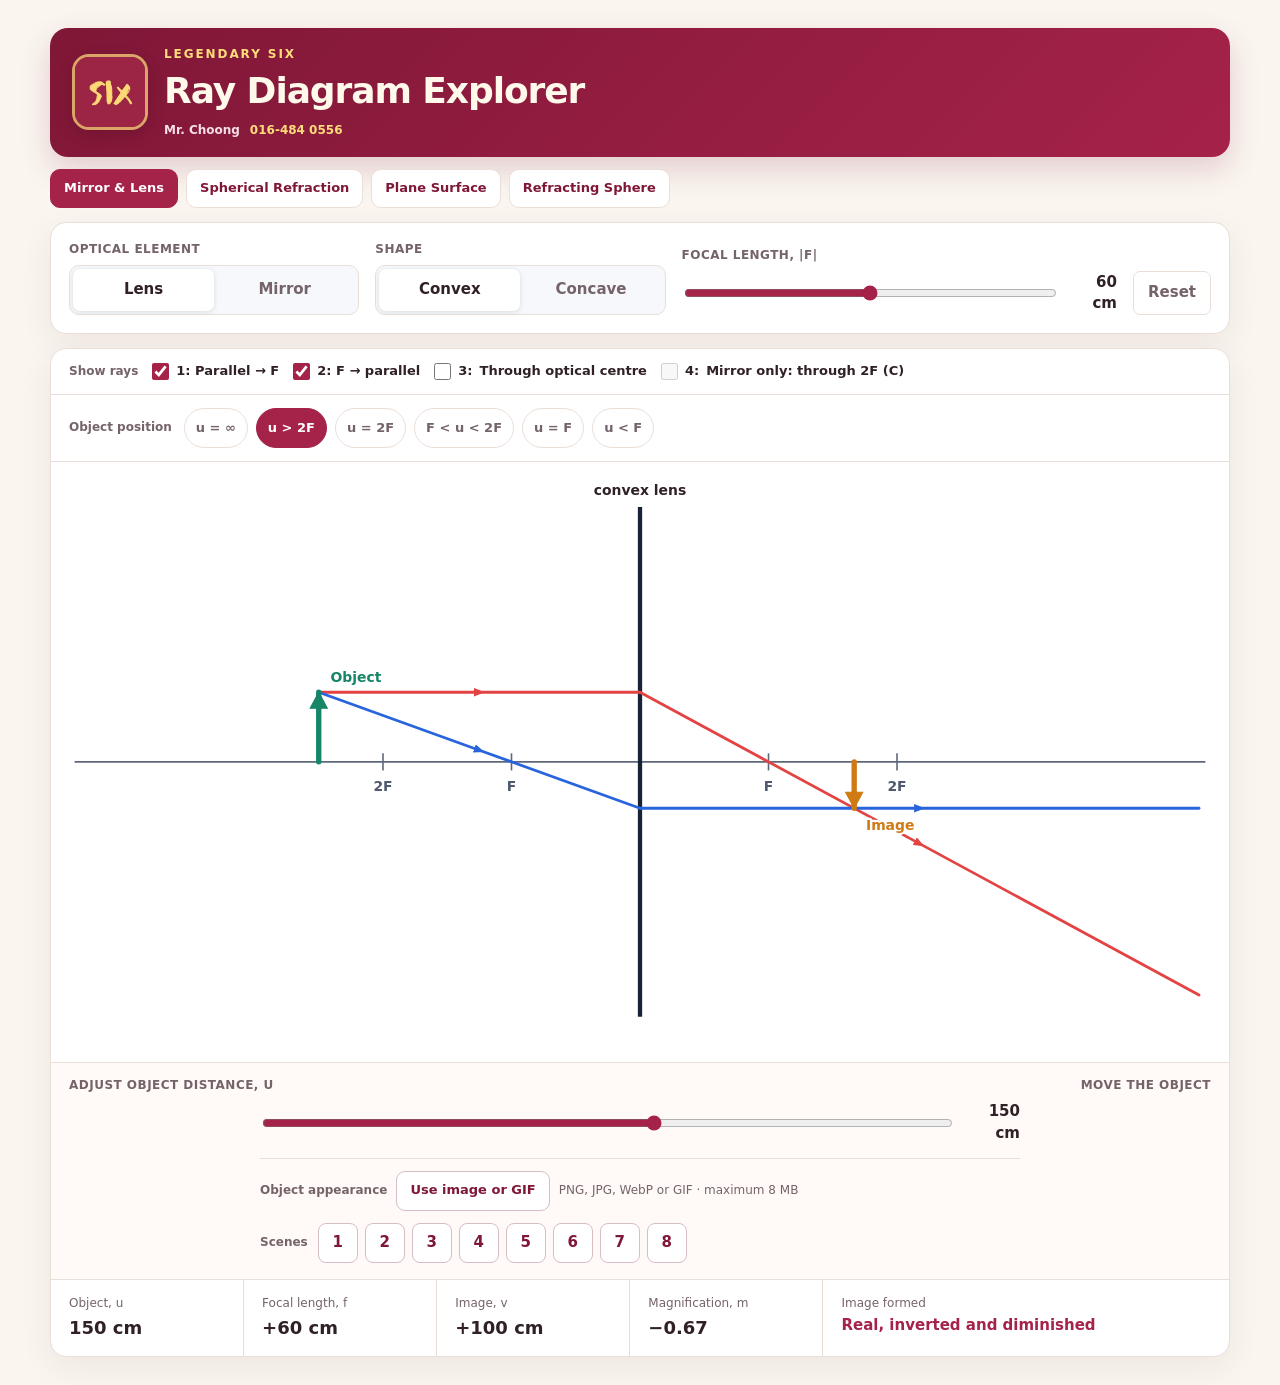
<file: index.html>
<!doctype html>
<html lang="en">
<head>
  <meta charset="utf-8">
  <meta name="viewport" content="width=device-width, initial-scale=1">
  <title>Ray Diagram Explorer | Legendary Six</title>
  <style>
    :root {
      --ink: #302027;
      --muted: #75636a;
      --line: #eadfd8;
      --paper: #ffffff;
      --page: #faf5ef;
      --brand: #a52249;
      --brand-dark: #7f1737;
      --gold: #ffdc7a;
      --cream: #fff9eb;
      --blue: #2864dc;
      --purple: #8b4bc1;
      --cyan: #0f8ca8;
      --red: #e34343;
      --green: #168568;
      --amber: #cf7a13;
    }

    * { box-sizing: border-box; }

    body {
      margin: 0;
      min-height: 100vh;
      overflow-x: hidden;
      color: var(--ink);
      background: var(--page);
      font: 15px/1.45 Inter, ui-sans-serif, system-ui, -apple-system, BlinkMacSystemFont, "Segoe UI", sans-serif;
    }

    .app {
      width: min(1180px, calc(100% - 32px));
      margin: 28px auto;
    }

    header {
      display: flex;
      align-items: center;
      justify-content: space-between;
      gap: 24px;
      padding: 18px 22px;
      margin-bottom: 18px;
      color: var(--cream);
      background: linear-gradient(135deg, var(--brand-dark), var(--brand));
      border-radius: 18px;
      box-shadow: 0 12px 30px rgba(127, 23, 55, .18);
    }

    h1 { margin: 0; font-size: clamp(24px, 3vw, 36px); letter-spacing: -0.03em; }
    header p { margin: 4px 0 0; color: #f7dfe6; }
    .brand-lockup { display: flex; align-items: center; gap: 16px; }
    .brand-logo { width: 76px; height: 76px; border: 3px solid rgba(255,220,122,.72); border-radius: 17px; object-fit: cover; box-shadow: 0 5px 15px rgba(55,5,22,.2); }
    .brand-name { display: block; margin-bottom: 2px; color: var(--gold); font-size: 12px; font-weight: 850; letter-spacing: .16em; text-transform: uppercase; }
    .brand-contact { display: flex; flex-wrap: wrap; gap: 5px 10px; margin-top: 4px; color: #f7dfe6; font-size: 12px; font-weight: 650; }
    .brand-contact .phone { color: var(--gold); }
    .site-nav { display: flex; flex-wrap: wrap; gap: 8px; margin: -6px 0 14px; }
    .site-nav a { padding: 9px 13px; border: 1px solid var(--line); border-radius: 10px; color: var(--brand-dark); background: white; font-size: 13px; font-weight: 750; text-decoration: none; }
    .site-nav a.active { color: white; border-color: var(--brand); background: var(--brand); }

    .card {
      background: var(--paper);
      border: 1px solid var(--line);
      border-radius: 16px;
      box-shadow: 0 10px 32px rgba(91, 43, 57, .07);
    }

    .controls {
      display: grid;
      grid-template-columns: 1fr 1fr 1.5fr auto;
      gap: 16px;
      align-items: end;
      padding: 18px;
      margin-bottom: 14px;
    }

    .field > label, .field .field-label {
      display: block;
      margin-bottom: 7px;
      color: var(--muted);
      font-size: 12px;
      font-weight: 700;
      letter-spacing: .04em;
      text-transform: uppercase;
    }

    .segmented {
      display: grid;
      grid-template-columns: 1fr 1fr;
      padding: 3px;
      border: 1px solid var(--line);
      border-radius: 10px;
      background: #f6f8fb;
    }

    .segmented button, .reset {
      border: 0;
      border-radius: 7px;
      color: var(--muted);
      background: transparent;
      font: inherit;
      font-weight: 700;
      cursor: pointer;
    }

    .segmented button { min-height: 42px; padding: 9px 10px; }
    .segmented button.active { color: var(--ink); background: white; box-shadow: 0 1px 5px rgba(25,35,55,.13); }

    .range-row { display: flex; align-items: center; gap: 10px; }
    input[type="range"] { width: 100%; accent-color: var(--brand); cursor: pointer; }
    output { min-width: 48px; text-align: right; font-variant-numeric: tabular-nums; font-weight: 750; }

    .reset { padding: 10px 14px; border: 1px solid var(--line); background: white; }
    .reset:hover { border-color: #b8c2d2; }

    .stage-card { overflow: hidden; }
    .case-picker {
      display: flex;
      flex-wrap: wrap;
      align-items: center;
      gap: 8px;
      padding: 13px 18px;
      border-bottom: 1px solid var(--line);
    }
    .case-picker > span { margin-right: 4px; color: var(--muted); font-size: 12px; font-weight: 750; white-space: nowrap; }
    .case-picker button {
      flex: 0 0 auto;
      padding: 7px 11px;
      border: 1px solid var(--line);
      border-radius: 999px;
      color: var(--muted);
      background: white;
      font: inherit;
      font-size: 13px;
      font-weight: 700;
      cursor: pointer;
      min-height: 40px;
    }
    .case-picker button.active { color: white; border-color: var(--brand); background: var(--brand); }
    .ray-picker { display: flex; flex-wrap: wrap; align-items: center; gap: 14px; padding: 13px 18px; border-bottom: 1px solid var(--line); overflow: visible; }
    .ray-picker > strong { color: var(--muted); font-size: 12px; white-space: nowrap; }
    .ray-choice { display: flex; align-items: center; gap: 7px; white-space: nowrap; cursor: pointer; font-size: 13px; font-weight: 700; }
    .ray-choice input { width: 17px; height: 17px; margin: 0; accent-color: var(--brand); }
    .ray-message { margin-left: auto; color: var(--amber); font-size: 12px; font-weight: 750; white-space: nowrap; }
    .stage-top {
      display: flex;
      justify-content: space-between;
      align-items: center;
      gap: 16px;
      padding: 13px 18px;
      border-bottom: 1px solid var(--line);
    }

    .hint { color: var(--muted); font-size: 13px; }
    .legend { display: flex; flex-wrap: wrap; gap: 14px; font-size: 12px; color: var(--muted); }
    .key::before { content: ""; display: inline-block; width: 20px; border-top: 3px solid; margin-right: 6px; vertical-align: 3px; }
    .key.red::before { color: var(--red); }
    .key.blue::before { color: var(--blue); }
    .key.purple::before { color: var(--purple); }
    .key.cyan::before { color: var(--cyan); }
    .key.dashed::before { color: #98a1b2; border-top-style: dashed; }

    .diagram-scroll { position: relative; width: 100%; overflow: hidden; }
    #diagram { display: block; width: 100%; height: auto; aspect-ratio: 1100 / 560; touch-action: pan-y; user-select: none; }
    .media-layer { position: absolute; inset: 0; pointer-events: none; }
    .diagram-media { position: absolute; visibility: hidden; object-fit: contain; box-sizing: border-box; border: 2px solid var(--gold); border-radius: 4px; filter: drop-shadow(0 2px 3px rgba(45,22,30,.18)); transform-origin: center; pointer-events: none; }
    .diagram-media.virtual-picture { opacity: .68; }
    .diagram-control { padding: 14px 18px 16px; border-top: 1px solid var(--line); background: #fffaf7; }
    .diagram-control label { display: flex; justify-content: space-between; gap: 12px; margin-bottom: 7px; color: var(--muted); font-size: 12px; font-weight: 750; letter-spacing: .04em; text-transform: uppercase; }
    .diagram-control .range-row { max-width: 760px; margin: 0 auto; }
    .image-upload { display: flex; flex-wrap: wrap; align-items: center; justify-content: center; gap: 9px; max-width: 760px; margin: 13px auto 0; padding-top: 12px; border-top: 1px solid var(--line); }
    .image-upload-title { color: var(--muted); font-size: 12px; font-weight: 750; }
    .upload-button, .use-arrow-button { min-height: 40px; padding: 9px 13px; border: 1px solid #d6bdc6; border-radius: 9px; color: var(--brand-dark); background: white; font: inherit; font-size: 13px; font-weight: 750; cursor: pointer; }
    .diagram-control .upload-button { display: inline-flex; align-items: center; justify-content: center; gap: 0; margin: 0; color: var(--brand-dark); font-size: 13px; letter-spacing: 0; text-transform: none; }
    .upload-button:hover, .use-arrow-button:hover { border-color: var(--brand); background: #fff6f8; }
    .upload-button input { position: absolute; width: 1px; height: 1px; opacity: 0; pointer-events: none; }
    .upload-status { flex: 1 1 190px; color: var(--muted); font-size: 12px; text-align: left; }
    .scene-picker { display: flex; flex-wrap: wrap; align-items: center; gap: 7px; width: 100%; margin-top: 3px; }
    .scene-picker > span { margin-right: 3px; color: var(--muted); font-size: 12px; font-weight: 750; }
    .scene-button { width: 40px; height: 40px; padding: 0; border: 1px solid #d6bdc6; border-radius: 8px; color: var(--brand-dark); background: white; font: inherit; font-weight: 800; cursor: pointer; }
    .scene-button:hover { border-color: var(--brand); background: #fff6f8; }
    .scene-button.active { color: white; border-color: var(--brand); background: var(--brand); }
    .scene-button:disabled { cursor: wait; opacity: .65; }
    .axis { stroke: #5e687a; stroke-width: 1.6; }
    .element { stroke: #182236; stroke-width: 4; }
    .tick { stroke: #5e687a; stroke-width: 1.5; }
    .ray-red { stroke: var(--red); }
    .ray-blue { stroke: var(--blue); }
    .ray-purple { stroke: var(--purple); }
    .ray-cyan { stroke: var(--cyan); }
    .ray { fill: none; stroke-width: 2.6; stroke-linecap: round; stroke-linejoin: round; }
    .virtual { fill: none; stroke: #98a1b2; stroke-width: 2; stroke-dasharray: 7 6; }
    .object { stroke: var(--green); fill: var(--green); }
    .image { stroke: var(--amber); fill: var(--amber); }
    .arrow-line { stroke-width: 5; stroke-linecap: round; }
    .drag-target { cursor: ew-resize; touch-action: none; }
    .svg-label { fill: #4f5a6f; font-size: 13px; font-weight: 650; paint-order: stroke; stroke: white; stroke-width: 4px; stroke-linejoin: round; }
    .object-label { fill: var(--green); }
    .image-label { fill: var(--amber); }
    .element-label { fill: var(--ink); font-size: 13px; font-weight: 750; }

    .readout {
      display: grid;
      grid-template-columns: repeat(4, 1fr) 2.1fr;
      border-top: 1px solid var(--line);
    }

    .datum { padding: 15px 18px; border-right: 1px solid var(--line); }
    .datum:last-child { border-right: 0; }
    .datum span { display: block; color: var(--muted); font-size: 12px; }
    .datum strong { display: block; margin-top: 3px; font-size: 18px; font-variant-numeric: tabular-nums; }
    .description strong { color: var(--brand); font-size: 15px; }
    .eye-outline { fill: var(--cream); stroke: var(--brand-dark); stroke-width: 3; }
    .eye-iris { fill: var(--gold); stroke: var(--brand-dark); stroke-width: 2; }
    .eye-pupil { fill: var(--brand-dark); }

    .note { margin: 14px 3px 0; color: var(--muted); font-size: 13px; }

    @media (max-width: 860px) {
      .controls { grid-template-columns: 1fr 1fr; }
      .reset { grid-column: span 2; }
      .readout { grid-template-columns: repeat(2, 1fr); }
      .description { grid-column: span 2; }
      .datum:nth-child(2), .datum:nth-child(4) { border-right: 0; }
      .stage-top { align-items: flex-start; flex-direction: column; }
    }

    @media (max-width: 620px) {
      .app { width: min(100% - 16px, 1180px); margin: 12px auto; }
      .controls { grid-template-columns: 1fr 1fr; gap: 12px; padding: 14px; }
      .controls .field:nth-child(3), .reset { grid-column: 1 / -1; }
      .reset { min-height: 44px; }
      .ray-picker { flex-wrap: wrap; gap: 10px 14px; padding: 12px 14px; }
      .ray-picker > strong, .ray-message { width: 100%; }
      .ray-message { margin-left: 0; white-space: normal; }
      .ray-choice { min-height: 34px; }
      .case-picker { padding: 10px 14px; }
      .stage-top { padding: 11px 14px; }
      .hint { font-size: 12px; }
      .legend { gap: 8px; }
      header { align-items: flex-start; padding: 14px; }
      .brand-logo { width: 58px; height: 58px; border-radius: 13px; }
      h1 { font-size: 23px; }
      header p { font-size: 12px; }
      .readout { grid-template-columns: 1fr 1fr; }
      .datum { padding: 12px 14px; }
      .datum strong { font-size: 16px; }
      .diagram-control { padding: 13px 14px 15px; }
      .image-upload { justify-content: flex-start; }
      .upload-status { flex-basis: 100%; }
      #diagram .ray { stroke-width: 4; }
      #diagram .virtual { stroke-width: 3.2; }
      #diagram .axis { stroke-width: 2.4; }
      #diagram .element { stroke-width: 5; }
      #diagram .tick { stroke-width: 2.4; }
      #diagram .svg-label { font-size: 21px; stroke-width: 6px; }
      #diagram .element-label { font-size: 19px; }
    }
  </style>
</head>
<body>
  <main class="app">
    <header>
      <div class="brand-lockup">
        <img class="brand-logo" src="assets/legendary-six-logo.jpg" alt="Legendary Six logo">
        <div>
          <span class="brand-name">Legendary Six</span>
          <h1>Ray Diagram Explorer</h1>
          <div class="brand-contact"><span>Mr. Choong</span><span class="phone">016-484 0556</span></div>
        </div>
      </div>
    </header>
    <nav class="site-nav" aria-label="Simulation pages">
      <a class="active" href="index.html">Mirror &amp; Lens</a>
      <a href="spherical-refraction.html">Spherical Refraction</a>
      <a href="plane-surface.html">Plane Surface</a>
      <a href="refracting-sphere.html">Refracting Sphere</a>
    </nav>

    <section class="controls card" aria-label="Simulation controls">
      <div class="field">
        <span class="field-label">Optical element</span>
        <div class="segmented" id="elementControl">
          <button class="active" data-value="lens">Lens</button>
          <button data-value="mirror">Mirror</button>
        </div>
      </div>
      <div class="field">
        <span class="field-label">Shape</span>
        <div class="segmented" id="shapeControl">
          <button class="active" data-value="convex">Convex</button>
          <button data-value="concave">Concave</button>
        </div>
      </div>
      <div class="field">
        <label for="focalLength">Focal length, |f|</label>
        <div class="range-row">
          <input id="focalLength" type="range" min="20" max="100" value="60" step="1">
          <output id="fOutput">60 cm</output>
        </div>
      </div>
      <button class="reset" id="reset">Reset</button>
    </section>

    <section class="stage-card card">
      <div class="ray-picker" id="rayPicker" aria-label="Ray selection">
        <strong>Show rays</strong>
        <label class="ray-choice"><input type="checkbox" data-ray="1" checked> 1: Parallel → F</label>
        <label class="ray-choice"><input type="checkbox" data-ray="2" checked> 2: F → parallel</label>
        <label class="ray-choice"><input type="checkbox" data-ray="3"> 3: <span id="thirdRayName">Through optical centre</span></label>
        <label class="ray-choice"><input type="checkbox" data-ray="4" disabled> 4: <span id="fourthRayName">Mirror only: through 2F (C)</span></label>
        <span class="ray-message" id="rayMessage"></span>
      </div>
      <div class="case-picker" id="casePicker" aria-label="Object-position cases">
        <span>Object position</span>
        <button data-case="infinity">u = ∞</button>
        <button class="active" data-case="beyond2f">u &gt; 2F</button>
        <button data-case="at2f">u = 2F</button>
        <button data-case="between">F &lt; u &lt; 2F</button>
        <button data-case="atf">u = F</button>
        <button data-case="inside">u &lt; F</button>
      </div>
      <div class="diagram-scroll" role="region" aria-label="Ray diagram">
        <svg id="diagram" viewBox="0 0 1100 560" role="img" aria-label="Interactive ray diagram"></svg>
        <div class="media-layer" aria-hidden="true">
          <img id="objectMedia" class="diagram-media" alt="">
          <img id="imageMedia" class="diagram-media" alt="">
        </div>
      </div>
      <div class="diagram-control">
        <label for="objectDistance"><span>Adjust object distance, u</span><span>Move the object</span></label>
        <div class="range-row">
          <input id="objectDistance" type="range" min="5" max="260" value="150" step="1">
          <output id="uOutput">150 cm</output>
        </div>
        <div class="image-upload">
          <span class="image-upload-title">Object appearance</span>
          <label class="upload-button">Use image or GIF<input id="objectImageUpload" type="file" accept="image/png,image/jpeg,image/webp,image/gif"></label>
          <button class="use-arrow-button" id="removeObjectImage" type="button" hidden>Use arrow</button>
          <span class="upload-status" id="uploadStatus">PNG, JPG, WebP or GIF · maximum 8 MB</span>
          <div class="scene-picker" id="builtInScenes" aria-label="Built-in animated scenes">
            <span>Scenes</span>
            <button class="scene-button" type="button" data-scene="1">1</button>
            <button class="scene-button" type="button" data-scene="2">2</button>
            <button class="scene-button" type="button" data-scene="3">3</button>
            <button class="scene-button" type="button" data-scene="4">4</button>
            <button class="scene-button" type="button" data-scene="5">5</button>
            <button class="scene-button" type="button" data-scene="6">6</button>
            <button class="scene-button" type="button" data-scene="7">7</button>
            <button class="scene-button" type="button" data-scene="8">8</button>
          </div>
        </div>
      </div>
      <div class="readout" aria-live="polite">
        <div class="datum"><span>Object, u</span><strong id="uValue">150 cm</strong></div>
        <div class="datum"><span>Focal length, f</span><strong id="fValue">+60 cm</strong></div>
        <div class="datum"><span>Image, v</span><strong id="vValue">100 cm</strong></div>
        <div class="datum"><span>Magnification, m</span><strong id="mValue">−0.67</strong></div>
        <div class="datum description"><span>Image formed</span><strong id="imageDescription">Real, inverted and diminished</strong></div>
      </div>
    </section>
  </main>

  <script>
    const svg = document.querySelector('#diagram');
    const controls = {
      element: document.querySelector('#elementControl'),
      shape: document.querySelector('#shapeControl'),
      cases: document.querySelector('#casePicker'),
      rays: document.querySelector('#rayPicker'),
      u: document.querySelector('#objectDistance'),
      f: document.querySelector('#focalLength')
    };

    const state = {
      element: 'lens', shape: 'convex', u: 150, fMagnitude: 60, caseId: 'beyond2f', rays: new Set([1, 2]),
      customImageUrl: null, customImageName: '', customImageAspect: 1, selectedScene: 0
    };
    const W = 1100, H = 560, axisY = 280, elementX = 550, scale = 2, objectHeight = 65;
    const left = 28, right = W - 28;
    let dragging = null;
    const mediaNodes = {
      object: document.querySelector('#objectMedia'),
      image: document.querySelector('#imageMedia')
    };
    const mediaUsed = new Set();

    const $ = id => document.getElementById(id);
    const signed = n => `${n >= 0 ? '+' : '−'}${Math.abs(n).toFixed(0)} cm`;
    const num = n => Math.abs(n) >= 1000 ? '∞' : `${Math.abs(n).toFixed(1).replace('.0','')} cm`;

    function focalSign() {
      const converging = (state.element === 'lens' && state.shape === 'convex') ||
        (state.element === 'mirror' && state.shape === 'concave');
      return converging ? 1 : -1;
    }

    function values() {
      const f = focalSign() * state.fMagnitude;
      if (!Number.isFinite(state.u)) return { f, v: f, m: 0 };
      const denominator = state.u - f;
      const v = Math.abs(denominator) < .2 ? (f > 0 ? Infinity : -Infinity) : f * state.u / denominator;
      return { f, v, m: Number.isFinite(v) ? -v / state.u : -Infinity };
    }

    function applyCase(caseId) {
      state.caseId = caseId;
      const factors = { beyond2f: 2.5, at2f: 2, between: 1.5, atf: 1, inside: .6 };
      state.u = caseId === 'infinity' ? Infinity : state.fMagnitude * factors[caseId];
      controls.cases.querySelectorAll('button').forEach(button =>
        button.classList.toggle('active', button.dataset.case === caseId));
    }

    function markCustomCase() {
      state.caseId = 'custom';
      controls.cases.querySelectorAll('button').forEach(button => button.classList.remove('active'));
    }

    function el(name, attrs = {}, text = '') {
      const node = document.createElementNS('http://www.w3.org/2000/svg', name);
      for (const [key, value] of Object.entries(attrs)) node.setAttribute(key, value);
      if (text) node.textContent = text;
      svg.appendChild(node);
      return node;
    }

    function line(x1, y1, x2, y2, className) {
      if (![x1,y1,x2,y2].every(Number.isFinite)) return;
      if (className.includes('ray-red') || className.includes('ray-blue') || className.includes('ray-purple') || className.includes('ray-cyan')) {
        const midX = (x1+x2)/2, midY = (y1+y2)/2;
        const marker = className.includes('ray-red') ? 'rayArrowRed' :
          className.includes('ray-blue') ? 'rayArrowBlue' :
          className.includes('ray-purple') ? 'rayArrowPurple' : 'rayArrowCyan';
        el('polyline', {
          points: `${x1},${y1} ${midX},${midY} ${x2},${y2}`,
          class: className,
          'marker-mid': `url(#${marker})`
        });
        return;
      }
      el('line', { x1, y1, x2, y2, class: className });
    }

    function arrow(x, baseY, topY, className, label, draggable) {
      const direction = topY < baseY ? -1 : 1;
      const group = el('g', { class: draggable ? 'drag-target' : '' });
      const shaft = document.createElementNS('http://www.w3.org/2000/svg', 'line');
      shaft.setAttribute('x1', x); shaft.setAttribute('y1', baseY); shaft.setAttribute('x2', x); shaft.setAttribute('y2', topY);
      shaft.setAttribute('class', `${className} arrow-line`); group.appendChild(shaft);
      const head = document.createElementNS('http://www.w3.org/2000/svg', 'polygon');
      head.setAttribute('points', `${x},${topY} ${x-8},${topY-direction*15} ${x+8},${topY-direction*15}`);
      head.setAttribute('class', className); group.appendChild(head);
      const text = document.createElementNS('http://www.w3.org/2000/svg', 'text');
      text.setAttribute('x', x + 11); text.setAttribute('y', topY + (direction < 0 ? -10 : 20));
      text.setAttribute('class', `svg-label ${className}-label`); text.textContent = label; group.appendChild(text);
      if (draggable) {
        const hit = document.createElementNS('http://www.w3.org/2000/svg', 'rect');
        hit.setAttribute('x', x - 45); hit.setAttribute('y', Math.min(baseY, topY) - 32);
        hit.setAttribute('width', 90); hit.setAttribute('height', Math.abs(topY-baseY) + 64);
        hit.setAttribute('fill', 'transparent'); hit.dataset.drag = draggable; group.appendChild(hit);
      }
    }

    function picture(x, baseY, tipY, label, draggable, isVirtual = false) {
      const height = Math.abs(tipY-baseY);
      const aspect = Math.max(.25, Math.min(2.5, state.customImageAspect));
      const width = height*aspect;
      const inverted = tipY > baseY;
      const mediaKind = label === 'Object' ? 'object' : 'image';
      const media = mediaNodes[mediaKind];
      const displayTop = inverted ? baseY : baseY-height;
      mediaUsed.add(mediaKind);
      media.style.visibility = 'visible';
      media.style.left = `${x/W*100}%`;
      media.style.top = `${displayTop/H*100}%`;
      media.style.width = `${width/W*100}%`;
      media.style.height = `${height/H*100}%`;
      media.style.transform = `translateX(-50%)${inverted ? ' scaleY(-1)' : ''}`;
      media.classList.toggle('virtual-picture', isVirtual);

      const group = el('g', {
        class: draggable ? 'drag-target' : '',
        transform: `translate(${x} ${baseY}) scale(1 ${inverted ? -1 : 1})`
      });
      if (draggable) group.dataset.drag = draggable;

      if (draggable) {
        const hit = document.createElementNS('http://www.w3.org/2000/svg', 'rect');
        hit.setAttribute('x', -Math.max(45, width/2+14));
        hit.setAttribute('y', -height-32);
        hit.setAttribute('width', Math.max(90, width+28));
        hit.setAttribute('height', height+64);
        hit.setAttribute('fill', 'transparent');
        group.appendChild(hit);
      }

      el('text', {
        x: x+width/2+8,
        y: tipY+(inverted ? 20 : -10),
        class: `svg-label ${label === 'Object' ? 'object-label' : 'image-label'}`
      }, label);
    }

    function finishMediaFrame() {
      Object.entries(mediaNodes).forEach(([kind, node]) => {
        if (!mediaUsed.has(kind)) node.style.visibility = 'hidden';
      });
    }

    function drawEye(side) {
      const x = side === 'right' ? right-52 : left+52;
      const y = 84;
      const group = el('g', { transform: `translate(${x} ${y})`, 'aria-label': 'Eye tracing virtual rays backward' });
      const outline = document.createElementNS('http://www.w3.org/2000/svg', 'path');
      outline.setAttribute('d', 'M -31 0 Q 0 -23 31 0 Q 0 23 -31 0 Z');
      outline.setAttribute('class', 'eye-outline');
      group.appendChild(outline);
      const iris = document.createElementNS('http://www.w3.org/2000/svg', 'circle');
      iris.setAttribute('cx', side === 'right' ? -5 : 5);
      iris.setAttribute('cy', '0');
      iris.setAttribute('r', '11');
      iris.setAttribute('class', 'eye-iris');
      group.appendChild(iris);
      const pupil = document.createElementNS('http://www.w3.org/2000/svg', 'circle');
      pupil.setAttribute('cx', side === 'right' ? -5 : 5);
      pupil.setAttribute('cy', '0');
      pupil.setAttribute('r', '4.5');
      pupil.setAttribute('class', 'eye-pupil');
      group.appendChild(pupil);
    }

    function drawBase(f) {
      svg.innerHTML = '';
      const defs = el('defs');
      [
        ['rayArrowRed', '#e34343'],
        ['rayArrowBlue', '#2864dc'],
        ['rayArrowPurple', '#8b4bc1'],
        ['rayArrowCyan', '#0f8ca8']
      ].forEach(([id, colour]) => {
        const marker = document.createElementNS('http://www.w3.org/2000/svg', 'marker');
        marker.setAttribute('id', id);
        marker.setAttribute('viewBox', '0 0 10 8');
        marker.setAttribute('refX', '5');
        marker.setAttribute('refY', '4');
        marker.setAttribute('markerWidth', '10');
        marker.setAttribute('markerHeight', '8');
        marker.setAttribute('markerUnits', 'userSpaceOnUse');
        marker.setAttribute('orient', 'auto');
        const head = document.createElementNS('http://www.w3.org/2000/svg', 'path');
        head.setAttribute('d', 'M 0 0 L 10 4 L 0 8 Z');
        head.setAttribute('fill', colour);
        marker.appendChild(head);
        defs.appendChild(marker);
      });
      line(22, axisY, W-22, axisY, 'axis');
      line(elementX, 42, elementX, H-42, 'element');

      const focalDistance = Math.abs(f)*scale;
      [elementX-focalDistance, elementX+focalDistance].forEach(focusX => {
        if (focusX > left && focusX < right) {
          line(focusX, axisY-8, focusX, axisY+8, 'tick');
          el('text', { x: focusX, y: axisY+27, 'text-anchor': 'middle', class: 'svg-label' }, 'F');
        }
      });
      const actualMirrorCentreX = elementX - 2*f*scale;
      [elementX-2*focalDistance, elementX+2*focalDistance].forEach(twoFX => {
        if (twoFX > left && twoFX < right) {
          line(twoFX, axisY-8, twoFX, axisY+8, 'tick');
          const label = state.element === 'mirror' && Math.abs(twoFX-actualMirrorCentreX) < 1 ? '2F (C)' : '2F';
          el('text', { x: twoFX, y: axisY+27, 'text-anchor': 'middle', class: 'svg-label' }, label);
        }
      });
      el('text', { x: elementX, y: 31, 'text-anchor': 'middle', class: 'element-label' }, `${state.shape} ${state.element}`);
    }

    function clippedEndpoint(x0, y0, dx, dy) {
      const tCandidates = [];
      if (dx > 0) tCandidates.push((right-x0)/dx); if (dx < 0) tCandidates.push((left-x0)/dx);
      if (dy > 0) tCandidates.push((H-24-y0)/dy); if (dy < 0) tCandidates.push((24-y0)/dy);
      const t = Math.min(...tCandidates.filter(n => n > 0));
      return [x0 + dx*t, y0 + dy*t];
    }

    function drawLens(f, v, objectX, objectTopY, imageX, imageTopY, showImage) {
      // Rule 1: parallel to the axis, then through/apparently from F.
      if (state.rays.has(1)) {
        line(objectX, objectTopY, elementX, objectTopY, 'ray ray-red');
        const end1 = clippedEndpoint(elementX, objectTopY, 1, objectHeight/(f*scale));
        line(elementX, objectTopY, end1[0], end1[1], 'ray ray-red');
        if (f < 0) line(elementX, objectTopY, elementX+f*scale, axisY, 'virtual');
        if (showImage && v < 0) line(elementX, objectTopY, imageX, imageTopY, 'virtual');
      }

      // Rule 2: through/toward F, then parallel. It is undefined at u = F.
      if (state.rays.has(2) && Number.isFinite(v)) {
        const nearFocusX = elementX - f*scale;
        const ray2Y = objectTopY + (elementX-objectX) * (axisY-objectTopY) / (nearFocusX-objectX);
        line(objectX, objectTopY, elementX, ray2Y, 'ray ray-blue');
        line(elementX, ray2Y, right, ray2Y, 'ray ray-blue');
        if (f < 0) line(elementX, ray2Y, nearFocusX, axisY, 'virtual');
        if (f > 0 && nearFocusX < objectX) line(nearFocusX, axisY, objectX, objectTopY, 'virtual');
        if (showImage && v < 0) line(elementX, ray2Y, imageX, imageTopY, 'virtual');
      }

      // Rule 3: through the optical centre without deviation.
      if (state.rays.has(3)) {
        line(objectX, objectTopY, elementX, axisY, 'ray ray-purple');
        const end3 = clippedEndpoint(elementX, axisY, 1, objectHeight/(state.u*scale));
        line(elementX, axisY, end3[0], end3[1], 'ray ray-purple');
      }
    }

    function drawMirror(f, v, objectX, objectTopY, imageX, imageTopY, showImage) {
      // Rule 1: parallel to the axis, then reflected through/apparently from F.
      if (state.rays.has(1)) {
        line(objectX, objectTopY, elementX, objectTopY, 'ray ray-red');
        const end1 = clippedEndpoint(elementX, objectTopY, -1, objectHeight/(f*scale));
        line(elementX, objectTopY, end1[0], end1[1], 'ray ray-red');
        if (showImage && v < 0) line(elementX, objectTopY, imageX, imageTopY, 'virtual');
      }

      // Rule 2: through/toward F, then reflected parallel. It is undefined at u = F.
      if (state.rays.has(2) && Number.isFinite(v)) {
        const focusX = elementX - f*scale;
        const ray2Y = objectTopY + (elementX-objectX) * (axisY-objectTopY) / (focusX-objectX);
        line(objectX, objectTopY, elementX, ray2Y, 'ray ray-blue');
        line(elementX, ray2Y, left, ray2Y, 'ray ray-blue');
        if (f < 0) line(elementX, ray2Y, focusX, axisY, 'virtual');
        if (f > 0 && focusX < objectX) line(focusX, axisY, objectX, objectTopY, 'virtual');
        if (showImage && v < 0) line(elementX, ray2Y, imageX, imageTopY, 'virtual');
      }

      // Rule 3: ray at the pole, reflected through the same angle.
      if (state.rays.has(3)) {
        line(objectX, objectTopY, elementX, axisY, 'ray ray-purple');
        const end3 = clippedEndpoint(elementX, axisY, -1, objectHeight/(state.u*scale));
        line(elementX, axisY, end3[0], end3[1], 'ray ray-purple');
        if (showImage && v < 0) line(elementX, axisY, imageX, imageTopY, 'virtual');
      }

      // Rule 4: through/toward C = 2F, then reflected back along the same path.
      if (state.rays.has(4) && Math.abs(state.u-2*f) >= .2) {
        const centreX = elementX - 2*f*scale;
        const ray4Y = objectTopY + (elementX-objectX) * (axisY-objectTopY) / (centreX-objectX);
        const incidenceSlope = (ray4Y-objectTopY)/(elementX-objectX);
        line(objectX, objectTopY, elementX, ray4Y, 'ray ray-cyan');
        const end4 = clippedEndpoint(elementX, ray4Y, -1, -incidenceSlope);
        line(elementX, ray4Y, end4[0], end4[1], 'ray ray-cyan');
        if (f < 0) line(elementX, ray4Y, centreX, axisY, 'virtual');
        if (f > 0 && centreX < objectX) line(centreX, axisY, objectX, objectTopY, 'virtual');
        if (showImage && v < 0) line(elementX, ray4Y, imageX, imageTopY, 'virtual');
      }
    }

    function drawInfinity(f, showImage) {
      const incomingSlope = 0.30;
      const imageCoordinate = state.element === 'lens' ? f : -f;
      const imageX = elementX + imageCoordinate*scale;
      const imageY = axisY + incomingSlope*f*scale;

      if (state.element === 'lens') {
        // Rule 2: the slanted incident ray passes through/toward F, then emerges parallel.
        const ray2Y = axisY + incomingSlope*f*scale;
        const ray2StartY = ray2Y - incomingSlope*(elementX-left);
        line(left, ray2StartY, elementX, ray2Y, 'ray ray-blue');
        line(elementX, ray2Y, right, ray2Y, 'ray ray-blue');

        // Rule 3: a parallel member of the bundle passes through the optical centre undeviated.
        const centreStartY = axisY - incomingSlope*(elementX-left);
        line(left, centreStartY, elementX, axisY, 'ray ray-purple');
        const centreEnd = clippedEndpoint(elementX, axisY, 1, incomingSlope);
        line(elementX, axisY, centreEnd[0], centreEnd[1], 'ray ray-purple');

        if (f < 0) {
          line(elementX, ray2Y, elementX-f*scale, axisY, 'virtual');
          line(elementX, ray2Y, imageX, imageY, 'virtual');
        }
      } else {
        // Rule 2: through/toward F, then reflected parallel to the axis.
        const ray2Y = axisY + incomingSlope*f*scale;
        const ray2StartY = ray2Y - incomingSlope*(elementX-left);
        line(left, ray2StartY, elementX, ray2Y, 'ray ray-blue');
        line(elementX, ray2Y, left, ray2Y, 'ray ray-blue');

        // Rule 4: through/toward 2F = C, then reflected back along the same path.
        const ray4Y = axisY + 2*incomingSlope*f*scale;
        const ray4StartY = ray4Y - incomingSlope*(elementX-left);
        line(left, ray4StartY, elementX, ray4Y, 'ray ray-cyan');
        const ray4End = clippedEndpoint(elementX, ray4Y, -1, -incomingSlope);
        line(elementX, ray4Y, ray4End[0], ray4End[1], 'ray ray-cyan');

        if (f < 0) {
          line(elementX, ray2Y, elementX-f*scale, axisY, 'virtual');
          line(elementX, ray2Y, imageX, imageY, 'virtual');
          line(elementX, ray4Y, elementX-2*f*scale, axisY, 'virtual');
        }
      }
      if (showImage) {
        if (state.customImageUrl) picture(imageX, axisY, imageY, 'Image', false, f < 0);
        else arrow(imageX, axisY, imageY, 'image', 'Image', false);
      }
      el('text', { x: left+8, y: 34, class: 'svg-label object-label' }, 'Off-axis object at ∞');
    }

    function imageWords(v, m) {
      if (!Number.isFinite(v)) return 'Image at infinity';
      const reality = v > 0 ? 'Real' : 'Virtual';
      const orientation = m < 0 ? 'inverted' : 'upright';
      const size = Math.abs(Math.abs(m)-1) < .03 ? 'same size' : Math.abs(m) > 1 ? 'magnified' : 'diminished';
      return `${reality}, ${orientation} and ${size}`;
    }

    function rayStatus(f, v) {
      if (!Number.isFinite(state.u)) {
        return { ray2Degenerate: false, ray4Degenerate: false, validCount: 2, showImage: true, infinityBundle: true };
      }
      const ray2Degenerate = Number.isFinite(state.u) && f > 0 && !Number.isFinite(v) && state.rays.has(2);
      const ray4Degenerate = state.element === 'mirror' && Number.isFinite(state.u) && f > 0 && Math.abs(state.u-2*f) < .2 && state.rays.has(4);
      const validCount = state.rays.size - (ray2Degenerate ? 1 : 0) - (ray4Degenerate ? 1 : 0);
      return { ray2Degenerate, ray4Degenerate, validCount, showImage: validCount >= 2, infinityBundle: false };
    }

    function updateRayInterface(status) {
      $('thirdRayName').textContent = state.element === 'lens' ? 'Through optical centre' : 'At pole (equal angles)';
      const fourthInput = controls.rays.querySelector('[data-ray="4"]');
      controls.rays.querySelectorAll('[data-ray]').forEach(input => {
        input.disabled = status.infinityBundle || (input.dataset.ray === '4' && state.element === 'lens');
        if (status.infinityBundle) {
          const infinityRays = state.element === 'lens' ? [2, 3] : [2, 4];
          input.checked = infinityRays.includes(+input.dataset.ray);
        } else {
          input.checked = state.rays.has(+input.dataset.ray);
        }
      });
      $('fourthRayName').textContent = state.element === 'lens' ? 'Mirror only: through 2F (C)' : 'Through 2F (C) → reflected back';
      if (status.infinityBundle) {
        $('rayMessage').textContent = state.element === 'lens' ? 'At ∞: use rays through F and the optical centre.' : 'At ∞: use rays through F and 2F (C).';
      } else if (status.ray4Degenerate) {
        $('rayMessage').textContent = status.showImage ? 'Ray 4 is unavailable at u = 2F.' : 'Ray 4 is unavailable here—select another ray.';
      } else if (status.ray2Degenerate) {
        $('rayMessage').textContent = status.showImage ? 'Ray 2 is unavailable at u = F.' : 'Ray 2 is unavailable here—select another ray.';
      } else {
        $('rayMessage').textContent = status.showImage ? '' : 'Select at least two rays to form the image.';
      }
    }

    function render() {
      mediaUsed.clear();
      const { f, v, m } = values();
      const status = rayStatus(f, v);
      updateRayInterface(status);
      drawBase(f);
      if (!Number.isFinite(state.u)) {
        drawInfinity(f, status.showImage);
        if (v < 0) drawEye(state.element === 'lens' ? 'right' : 'left');
        $('uOutput').textContent = '∞';
        $('fOutput').textContent = `${Math.round(state.fMagnitude)} cm`;
        $('uValue').textContent = '∞';
        $('fValue').textContent = signed(f);
        $('vValue').textContent = status.showImage ? signed(v) : '—';
        $('mValue').textContent = status.showImage ? '0' : '—';
        $('imageDescription').textContent = v > 0 ? 'Real, inverted and highly diminished' : 'Virtual, upright and highly diminished';
        controls.u.disabled = true;
        controls.f.value = Math.round(state.fMagnitude);
        finishMediaFrame();
        return;
      }
      controls.u.disabled = false;
      const objectX = elementX - state.u*scale;
      const objectTopY = axisY - objectHeight;
      const imageCoordinate = state.element === 'lens' ? v : -v;
      const rawImageX = elementX + imageCoordinate*scale;
      const imageX = Math.max(left, Math.min(right, rawImageX));
      const rawImageTopY = axisY - m*objectHeight;
      const imageTopY = Math.max(28, Math.min(H-28, rawImageTopY));

      if (state.element === 'lens') drawLens(f, v, objectX, objectTopY, rawImageX, rawImageTopY, status.showImage);
      else drawMirror(f, v, objectX, objectTopY, rawImageX, rawImageTopY, status.showImage);
      if (status.showImage && v < 0) drawEye(state.element === 'lens' ? 'right' : 'left');

      if (state.customImageUrl) picture(objectX, axisY, objectTopY, 'Object', 'object');
      else arrow(objectX, axisY, objectTopY, 'object', 'Object', 'object');
      if (status.showImage && Number.isFinite(v)) {
        const imageLabel = Math.abs(rawImageX-imageX) > 1 ? 'Image (off-scale)' : 'Image';
        if (state.customImageUrl) picture(imageX, axisY, rawImageTopY, imageLabel, 'image', v < 0);
        else arrow(imageX, axisY, imageTopY, 'image', imageLabel, 'image');
      }

      $('uOutput').textContent = `${Math.round(state.u)} cm`;
      $('fOutput').textContent = `${Math.round(state.fMagnitude)} cm`;
      $('uValue').textContent = `${state.u.toFixed(1).replace('.0','')} cm`;
      $('fValue').textContent = signed(f);
      $('vValue').textContent = status.showImage ? (Number.isFinite(v) ? signed(v) : '∞') : '—';
      $('mValue').textContent = status.showImage ? (Number.isFinite(m) ? `${m >= 0 ? '+' : '−'}${Math.abs(m).toFixed(2)}` : '∞') : '—';
      $('imageDescription').textContent = status.showImage ? imageWords(v, m) : 'Select at least two rays to locate the image';
      controls.u.value = Math.round(state.u);
      controls.f.value = Math.round(state.fMagnitude);
      finishMediaFrame();
    }

    function setSegment(control, value) {
      control.querySelectorAll('button').forEach(btn => btn.classList.toggle('active', btn.dataset.value === value));
    }

    controls.element.addEventListener('click', e => {
      if (!e.target.dataset.value) return;
      state.element = e.target.dataset.value;
      if (state.element === 'lens') {
        state.rays.delete(4);
        controls.rays.querySelector('[data-ray="4"]').checked = false;
      }
      setSegment(controls.element, state.element);
      render();
    });

    controls.shape.addEventListener('click', e => {
      if (!e.target.dataset.value) return;
      state.shape = e.target.dataset.value;
      setSegment(controls.shape, state.shape);
      render();
    });

    controls.cases.addEventListener('click', e => {
      if (!e.target.dataset.case) return;
      applyCase(e.target.dataset.case);
      render();
    });
    controls.rays.addEventListener('change', e => {
      if (!e.target.dataset.ray) return;
      const rayNumber = +e.target.dataset.ray;
      if (e.target.checked) state.rays.add(rayNumber);
      else state.rays.delete(rayNumber);
      render();
    });
    controls.u.addEventListener('input', e => {
      state.u = +e.target.value;
      markCustomCase();
      render();
    });
    controls.f.addEventListener('input', e => {
      state.fMagnitude = +e.target.value;
      if (state.caseId !== 'custom') applyCase(state.caseId);
      render();
    });

    const uploadInput = $('objectImageUpload');
    const removeImageButton = $('removeObjectImage');
    const uploadStatus = $('uploadStatus');
    const scenePicker = $('builtInScenes');
    const allowedImageTypes = new Set(['image/png', 'image/jpeg', 'image/webp', 'image/gif']);

    async function makeGifLoopForever(file) {
      const source = new Uint8Array(await file.arrayBuffer());
      const signature = String.fromCharCode(...source.slice(0, 6));
      if (signature !== 'GIF87a' && signature !== 'GIF89a') return file;

      const applicationNames = ['NETSCAPE2.0', 'ANIMEXTS1.0'];
      for (const name of applicationNames) {
        const bytes = [...name].map(character => character.charCodeAt(0));
        for (let start = 0; start <= source.length-bytes.length; start++) {
          if (!bytes.every((byte, offset) => source[start+offset] === byte)) continue;
          const loopLow = start+13;
          const loopHigh = start+14;
          if (loopHigh < source.length && source[start+11] === 3 && source[start+12] === 1) {
            const patched = source.slice();
            patched[loopLow] = 0;
            patched[loopHigh] = 0;
            return new Blob([patched], { type: 'image/gif' });
          }
        }
      }

      // Add the standard infinite-loop application extension if the GIF has none.
      const packedField = source[10];
      const globalColourTableSize = packedField & 0x80 ? 3*(2**((packedField & 0x07)+1)) : 0;
      const insertAt = 13+globalColourTableSize;
      if (insertAt > source.length) return file;
      const loopExtension = new Uint8Array([
        0x21, 0xff, 0x0b,
        ...[...'NETSCAPE2.0'].map(character => character.charCodeAt(0)),
        0x03, 0x01, 0x00, 0x00, 0x00
      ]);
      const patched = new Uint8Array(source.length+loopExtension.length);
      patched.set(source.slice(0, insertAt), 0);
      patched.set(loopExtension, insertAt);
      patched.set(source.slice(insertAt), insertAt+loopExtension.length);
      return new Blob([patched], { type: 'image/gif' });
    }

    function markSelectedScene(sceneNumber) {
      state.selectedScene = sceneNumber;
      scenePicker.querySelectorAll('[data-scene]').forEach(button =>
        button.classList.toggle('active', +button.dataset.scene === sceneNumber));
    }

    function displayMediaBlob(blob, name, statusText, sceneNumber = 0) {
      return new Promise((resolve, reject) => {
        const nextUrl = URL.createObjectURL(blob);
        const probe = new Image();
        probe.onload = () => {
          if (state.customImageUrl) URL.revokeObjectURL(state.customImageUrl);
          state.customImageUrl = nextUrl;
          state.customImageName = name;
          state.customImageAspect = probe.naturalWidth/probe.naturalHeight || 1;
          mediaNodes.object.src = nextUrl;
          mediaNodes.image.src = nextUrl;
          uploadStatus.textContent = statusText;
          removeImageButton.hidden = false;
          markSelectedScene(sceneNumber);
          render();
          resolve();
        };
        probe.onerror = () => {
          URL.revokeObjectURL(nextUrl);
          reject(new Error('Image could not be displayed'));
        };
        probe.src = nextUrl;
      });
    }

    uploadInput.addEventListener('change', async () => {
      const file = uploadInput.files && uploadInput.files[0];
      if (!file) return;
      if (!allowedImageTypes.has(file.type)) {
        uploadStatus.textContent = 'Please choose a PNG, JPG, WebP or GIF file.';
        uploadInput.value = '';
        return;
      }
      if (file.size > 8*1024*1024) {
        uploadStatus.textContent = 'That file is larger than 8 MB. Please choose a smaller file.';
        uploadInput.value = '';
        return;
      }

      const displayFile = file.type === 'image/gif' ? await makeGifLoopForever(file) : file;
      try {
        await displayMediaBlob(
          displayFile,
          file.name,
          file.type === 'image/gif'
            ? `${file.name} · looping continuously · displayed locally`
            : `${file.name} · displayed locally`
        );
      } catch (error) {
        uploadStatus.textContent = 'This image could not be displayed. Please try another file.';
        uploadInput.value = '';
      }
    });

    scenePicker.addEventListener('click', async event => {
      const button = event.target.closest('[data-scene]');
      if (!button) return;
      const sceneNumber = +button.dataset.scene;
      const buttons = [...scenePicker.querySelectorAll('[data-scene]')];
      buttons.forEach(sceneButton => sceneButton.disabled = true);
      uploadStatus.textContent = `Loading scene ${sceneNumber}…`;
      try {
        const response = await fetch(`assets/scenes/scene-${sceneNumber}.gif`);
        if (!response.ok) throw new Error(`HTTP ${response.status}`);
        const loopingGif = await makeGifLoopForever(await response.blob());
        await displayMediaBlob(loopingGif, `Scene ${sceneNumber}`, `Scene ${sceneNumber} · looping continuously`, sceneNumber);
        uploadInput.value = '';
      } catch (error) {
        uploadStatus.textContent = `Scene ${sceneNumber} could not be loaded. Please try again.`;
      } finally {
        buttons.forEach(sceneButton => sceneButton.disabled = false);
      }
    });

    removeImageButton.addEventListener('click', () => {
      if (state.customImageUrl) URL.revokeObjectURL(state.customImageUrl);
      state.customImageUrl = null;
      state.customImageName = '';
      state.customImageAspect = 1;
      mediaNodes.object.removeAttribute('src');
      mediaNodes.image.removeAttribute('src');
      uploadInput.value = '';
      removeImageButton.hidden = true;
      markSelectedScene(0);
      uploadStatus.textContent = 'PNG, JPG, WebP or GIF · maximum 8 MB';
      render();
    });

    $('reset').addEventListener('click', () => {
      Object.assign(state, { element: 'lens', shape: 'convex', u: 150, fMagnitude: 60, caseId: 'beyond2f', rays: new Set([1, 2]) });
      controls.rays.querySelectorAll('[data-ray]').forEach(input => input.checked = input.dataset.ray === '1' || input.dataset.ray === '2');
      setSegment(controls.element, state.element); setSegment(controls.shape, state.shape);
      applyCase('beyond2f');
      render();
    });

    function svgX(event) {
      const point = svg.createSVGPoint(); point.x = event.clientX; point.y = event.clientY;
      return point.matrixTransform(svg.getScreenCTM().inverse()).x;
    }

    svg.addEventListener('pointerdown', e => {
      const target = e.target.closest('[data-drag]');
      if (!target) return;
      dragging = target.dataset.drag;
      svg.setPointerCapture(e.pointerId);
    });

    svg.addEventListener('pointermove', e => {
      if (!dragging) return;
      const x = svgX(e);
      if (dragging === 'object') {
        state.u = Math.max(5, Math.min(260, (elementX-x)/scale));
        markCustomCase();
      } else {
        const { f } = values();
        const coordinate = (x-elementX)/scale;
        const desiredV = state.element === 'lens' ? coordinate : -coordinate;
        const denominator = desiredV - f;
        if (Math.abs(denominator) > .5) {
          const candidateU = f*desiredV/denominator;
          if (candidateU >= 5 && candidateU <= 260) {
            state.u = candidateU;
            markCustomCase();
          }
        }
      }
      render();
    });

    svg.addEventListener('pointerup', () => dragging = null);
    svg.addEventListener('pointercancel', () => dragging = null);
    render();

  </script>
</body>
</html>
</file>
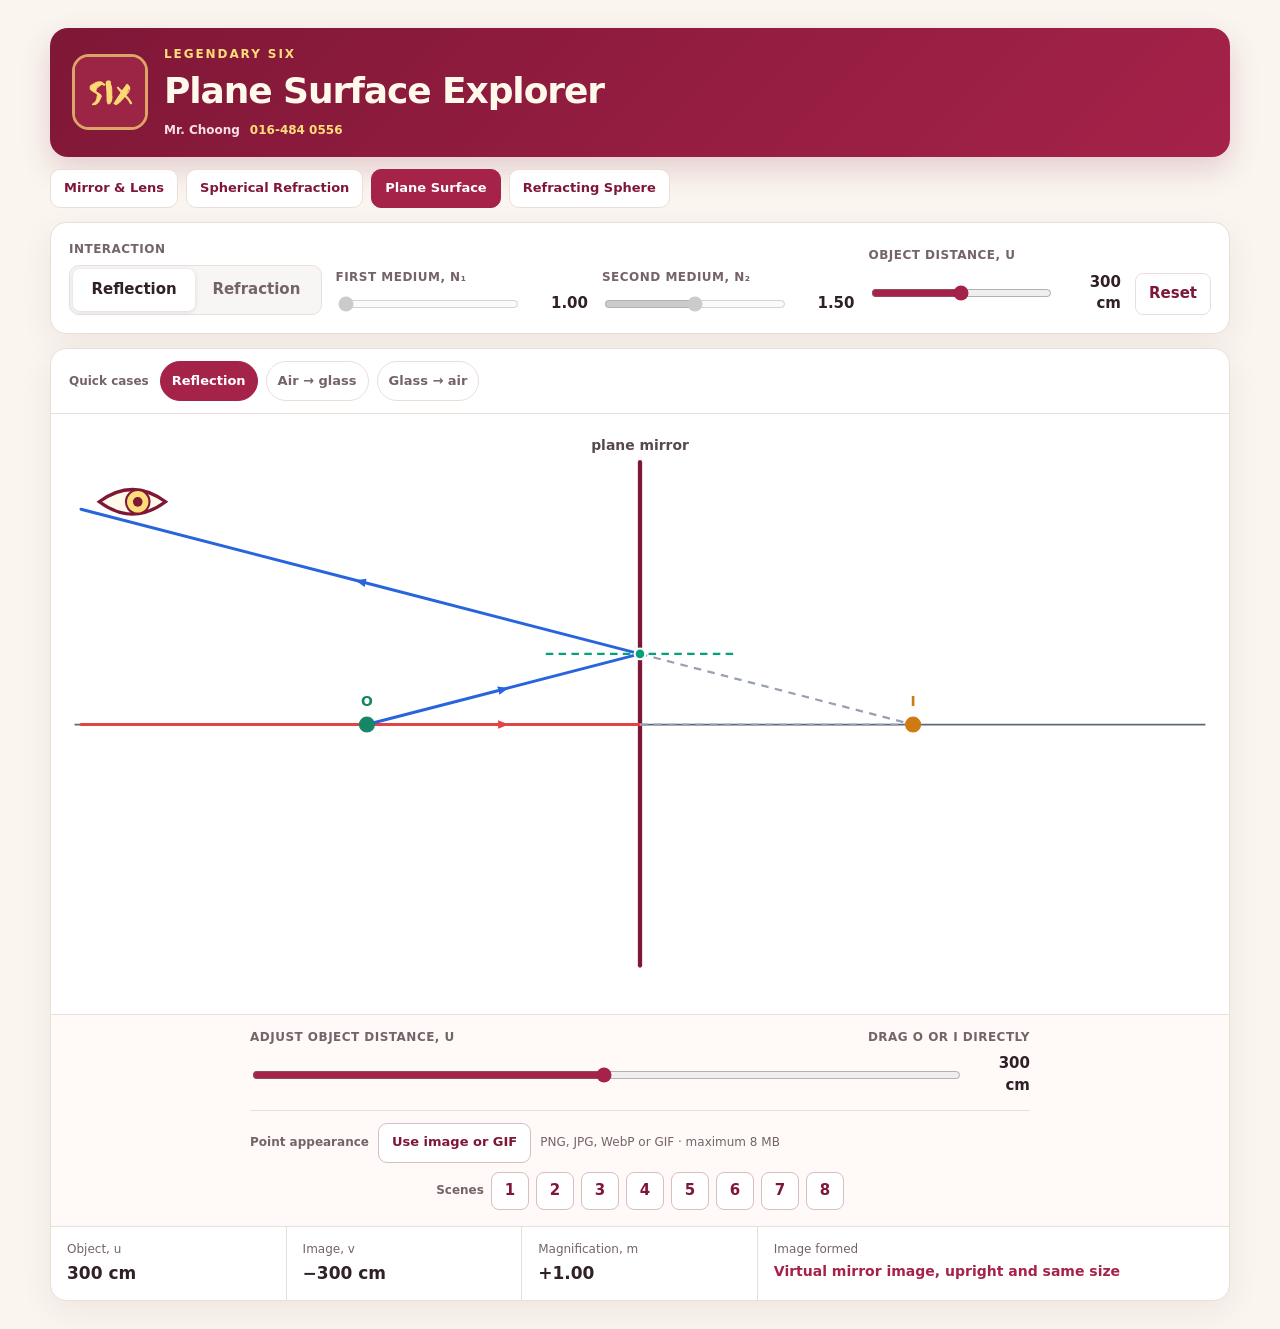
<file: plane-surface.html>
<!doctype html><html lang="en"><head><meta charset="utf-8"><meta name="viewport" content="width=device-width,initial-scale=1"><title>Plane Surface Explorer | Legendary Six</title><link rel="stylesheet" href="explorer-shared.css"></head><body><main class="app">
<header><div class="brand-lockup"><img class="brand-logo" src="assets/legendary-six-logo.jpg" alt="Legendary Six logo"><div><span class="brand-name">Legendary Six</span><h1>Plane Surface Explorer</h1><div class="brand-contact"><span>Mr. Choong</span><span class="phone">016-484 0556</span></div></div></div></header>
<nav class="site-nav" aria-label="Simulation pages"><a href="index.html">Mirror &amp; Lens</a><a href="spherical-refraction.html">Spherical Refraction</a><a class="active" href="plane-surface.html">Plane Surface</a><a href="refracting-sphere.html">Refracting Sphere</a></nav>
<section class="controls card"><div class="field"><span class="field-label">Interaction</span><div class="segmented" id="modeControl"><button class="active" data-value="reflection">Reflection</button><button data-value="refraction">Refraction</button></div></div><div class="field"><label for="n1">First medium, n₁</label><div class="range-row"><input id="n1" type="range" min="1" max="2" step=".05" value="1"><output id="n1Output">1.00</output></div></div><div class="field"><label for="n2">Second medium, n₂</label><div class="range-row"><input id="n2" type="range" min="1" max="2" step=".05" value="1.5"><output id="n2Output">1.50</output></div></div><div class="field"><label for="uTop">Object distance, u</label><div class="range-row"><input id="uTop" type="range" min="5" max="600" step="1" value="300"><output id="uTopOutput">300 cm</output></div></div><button class="reset" id="reset">Reset</button></section>
<section class="card"><div class="cases" id="caseControl"><span>Quick cases</span><button class="case-button active" data-case="reflection">Reflection</button><button class="case-button" data-case="air-glass">Air → glass</button><button class="case-button" data-case="glass-air">Glass → air</button></div><div class="diagram-wrap"><svg id="diagram" viewBox="0 0 1100 560" role="img" aria-label="Reflection or refraction at a plane surface"></svg><div class="media-layer" aria-hidden="true"><img id="objectMedia" class="diagram-media" alt=""><img id="imageMedia" class="diagram-media" alt=""></div></div><div class="diagram-control"><label for="objectDistance"><span>Adjust object distance, u</span><span>Drag O or I directly</span></label><div class="range-row"><input id="objectDistance" type="range" min="5" max="600" step="1" value="300"><output id="uOutput">300 cm</output></div><div class="image-upload"><span class="image-upload-title">Point appearance</span><label class="upload-button">Use image or GIF<input id="objectImageUpload" type="file" accept="image/png,image/jpeg,image/webp,image/gif"></label><button class="use-point-button" id="removeObjectImage" type="button" hidden>Use points</button><span class="upload-status" id="uploadStatus">PNG, JPG, WebP or GIF · maximum 8 MB</span><div class="scene-picker" id="builtInScenes"><span>Scenes</span><button class="scene-button" data-scene="1">1</button><button class="scene-button" data-scene="2">2</button><button class="scene-button" data-scene="3">3</button><button class="scene-button" data-scene="4">4</button><button class="scene-button" data-scene="5">5</button><button class="scene-button" data-scene="6">6</button><button class="scene-button" data-scene="7">7</button><button class="scene-button" data-scene="8">8</button></div></div></div><div class="readout"><div class="datum"><span>Object, u</span><strong id="uValue">300 cm</strong></div><div class="datum"><span>Image, v</span><strong id="vValue">−300 cm</strong></div><div class="datum"><span>Magnification, m</span><strong id="mValue">+1.00</strong></div><div class="datum description"><span>Image formed</span><strong id="description">Virtual, upright and same size</strong></div></div></section></main>
<script src="scene-media.js"></script><script>
const W=1100,H=560,axisY=290,surfaceX=550,scale=.85,left=28,right=W-28,svg=document.getElementById('diagram'),$=id=>document.getElementById(id);const state={mode:'reflection',n1:1,n2:1.5,u:300};let dragging=null,media;
function values(){const v=state.mode==='reflection'?-state.u:-(state.n2/state.n1)*state.u;return{v,m:1,imageX:state.mode==='reflection'?surfaceX-v*scale:surfaceX+v*scale}}
function el(name,a={},t=''){const n=document.createElementNS('http://www.w3.org/2000/svg',name);Object.entries(a).forEach(([k,v])=>n.setAttribute(k,v));if(t)n.textContent=t;svg.appendChild(n);return n}function line(x1,y1,x2,y2,c,marker=''){if(![x1,y1,x2,y2].every(Number.isFinite))return;if(marker)el('polyline',{points:`${x1},${y1} ${(x1+x2)/2},${(y1+y2)/2} ${x2},${y2}`,class:c,'marker-mid':`url(#${marker})`});else el('line',{x1,y1,x2,y2,class:c})}function clip(x,y,dx,dy){const ts=[];if(dx>0)ts.push((right-x)/dx);if(dx<0)ts.push((left-x)/dx);if(dy>0)ts.push((H-24-y)/dy);if(dy<0)ts.push((24-y)/dy);const t=Math.min(...ts.filter(v=>v>0));return[x+dx*t,y+dy*t]}
function defs(){const d=el('defs');for(const[id,color]of[['redArrow','#e34343'],['blueArrow','#2864dc']]){const m=document.createElementNS('http://www.w3.org/2000/svg','marker');Object.entries({id,viewBox:'0 0 10 8',refX:5,refY:4,markerWidth:10,markerHeight:8,markerUnits:'userSpaceOnUse',orient:'auto'}).forEach(([k,v])=>m.setAttribute(k,v));const p=document.createElementNS('http://www.w3.org/2000/svg','path');p.setAttribute('d','M0 0 L10 4 L0 8 Z');p.setAttribute('fill',color);m.appendChild(p);d.appendChild(m)}}
function eye(side){const x=side==='right'?right-48:left+48,g=el('g',{transform:`translate(${x} 82) scale(${side==='right'?1:-1} 1)`});const p=document.createElementNS('http://www.w3.org/2000/svg','path');p.setAttribute('d','M-31 0Q0-23 31 0Q0 23-31 0Z');p.setAttribute('class','eye-outline');g.appendChild(p);for(const[r,c]of[[11,'eye-iris'],[4.5,'eye-pupil']]){const q=document.createElementNS('http://www.w3.org/2000/svg','circle');q.setAttribute('cx','-5');q.setAttribute('r',r);q.setAttribute('class',c);g.appendChild(q)}}
function point(x,c,label,kind,size){el('circle',{cx:x,cy:axisY,r:7,class:c});el('text',{x,y:media.state.url?axisY+31:axisY-17,'text-anchor':'middle',class:`svg-label ${c}-label`},label);el('rect',{x:x-Math.max(84,size.width+20)/2,y:axisY-Math.max(96,size.height+20)/2,width:Math.max(84,size.width+20),height:Math.max(96,size.height+20),fill:'transparent',class:'drag-target','data-drag':kind})}
function render(){media.begin();svg.innerHTML='';defs();const{v,imageX:rawI}=values(),objectX=surfaceX-state.u*scale,imageX=Math.max(left,Math.min(right,rawI)),hitY=axisY-66;line(22,axisY,W-22,axisY,'axis');line(surfaceX,45,surfaceX,H-45,'surface');el('text',{x:surfaceX,y:34,'text-anchor':'middle',class:'svg-label'},state.mode==='reflection'?'plane mirror':'plane interface');line(surfaceX-88,hitY,surfaceX+88,hitY,'normal');
line(objectX,axisY,surfaceX,axisY,'ray ray-red','redArrow');if(state.mode==='reflection'){line(surfaceX,axisY,left,axisY,'ray ray-red','redArrow');line(surfaceX,axisY,rawI,axisY,'virtual');line(objectX,axisY,surfaceX,hitY,'ray ray-blue','blueArrow');const slope=(axisY-hitY)/(rawI-surfaceX),end=clip(surfaceX,hitY,-1,-slope);line(surfaceX,hitY,end[0],end[1],'ray ray-blue','blueArrow');line(surfaceX,hitY,rawI,axisY,'virtual');eye('left')}else{line(surfaceX,axisY,right,axisY,'ray ray-red','redArrow');line(objectX,axisY,surfaceX,hitY,'ray ray-blue','blueArrow');const slope=(hitY-axisY)/(surfaceX-rawI),end=clip(surfaceX,hitY,1,slope);line(surfaceX,hitY,end[0],end[1],'ray ray-blue','blueArrow');line(surfaceX,hitY,rawI,axisY,'virtual');eye('right')}el('circle',{cx:surfaceX,cy:hitY,r:5,class:'incidence-point'});if(state.mode==='refraction'){el('text',{x:145,y:72,class:'medium-label'},`n₁ = ${state.n1.toFixed(2)}`);el('text',{x:820,y:72,class:'medium-label'},`n₂ = ${state.n2.toFixed(2)}`)}
const os=media.size(),is=media.size(1);point(objectX,'object','O','object',os);point(imageX,'image',Math.abs(rawI-imageX)>1?'I (off-scale)':'I','image',is);media.place('object',objectX,axisY,os);media.place('image',imageX,axisY,is,true);media.finish();for(const id of['uTop','objectDistance'])$(id).value=state.u;$('n1').value=state.n1;$('n2').value=state.n2;$('n1').disabled=$('n2').disabled=state.mode==='reflection';$('n1Output').textContent=state.n1.toFixed(2);$('n2Output').textContent=state.n2.toFixed(2);$('uTopOutput').textContent=$('uOutput').textContent=`${Math.round(state.u)} cm`;$('uValue').textContent=`${state.u.toFixed(1).replace('.0','')} cm`;$('vValue').textContent=`−${Math.abs(v).toFixed(1).replace('.0','')} cm`;$('mValue').textContent='+1.00';$('description').textContent=state.mode==='reflection'?'Virtual mirror image, upright and same size':'Virtual refracted image, upright and same size'}
media=createSceneMedia(render,W,H);function setMode(v){state.mode=v;document.querySelectorAll('#modeControl button').forEach(b=>b.classList.toggle('active',b.dataset.value===v))}function custom(){document.querySelectorAll('.case-button').forEach(b=>b.classList.remove('active'))}$('modeControl').addEventListener('click',e=>{if(!e.target.dataset.value)return;setMode(e.target.dataset.value);custom();render()});for(const id of['n1','n2'])$(id).addEventListener('input',e=>{state[id]=+e.target.value;setMode('refraction');custom();render()});for(const id of['uTop','objectDistance'])$(id).addEventListener('input',e=>{state.u=+e.target.value;custom();render()});$('caseControl').addEventListener('click',e=>{const c=e.target.dataset.case;if(!c)return;if(c==='reflection')setMode('reflection');else{setMode('refraction');[state.n1,state.n2]=c==='air-glass'?[1,1.5]:[1.5,1]}document.querySelectorAll('.case-button').forEach(b=>b.classList.toggle('active',b.dataset.case===c));render()});$('reset').addEventListener('click',()=>{Object.assign(state,{mode:'reflection',n1:1,n2:1.5,u:300});setMode('reflection');document.querySelectorAll('.case-button').forEach(b=>b.classList.toggle('active',b.dataset.case==='reflection'));render()});function sx(e){const p=svg.createSVGPoint();p.x=e.clientX;p.y=e.clientY;return p.matrixTransform(svg.getScreenCTM().inverse()).x}svg.addEventListener('pointerdown',e=>{const t=e.target.closest('[data-drag]');if(!t)return;const x=sx(e),{imageX}=values(),ox=surfaceX-state.u*scale,ix=Math.max(left,Math.min(right,imageX));dragging=Math.abs(x-ox)<=Math.abs(x-ix)?'object':'image';svg.setPointerCapture(e.pointerId)});svg.addEventListener('pointermove',e=>{if(!dragging)return;const x=sx(e);state.u=dragging==='object'?(surfaceX-x)/scale:state.mode==='reflection'?(x-surfaceX)/scale:(surfaceX-x)/scale*state.n1/state.n2;state.u=Math.max(5,Math.min(600,state.u));custom();render()});svg.addEventListener('pointerup',()=>dragging=null);svg.addEventListener('pointercancel',()=>dragging=null);render();
</script></body></html>
</file>
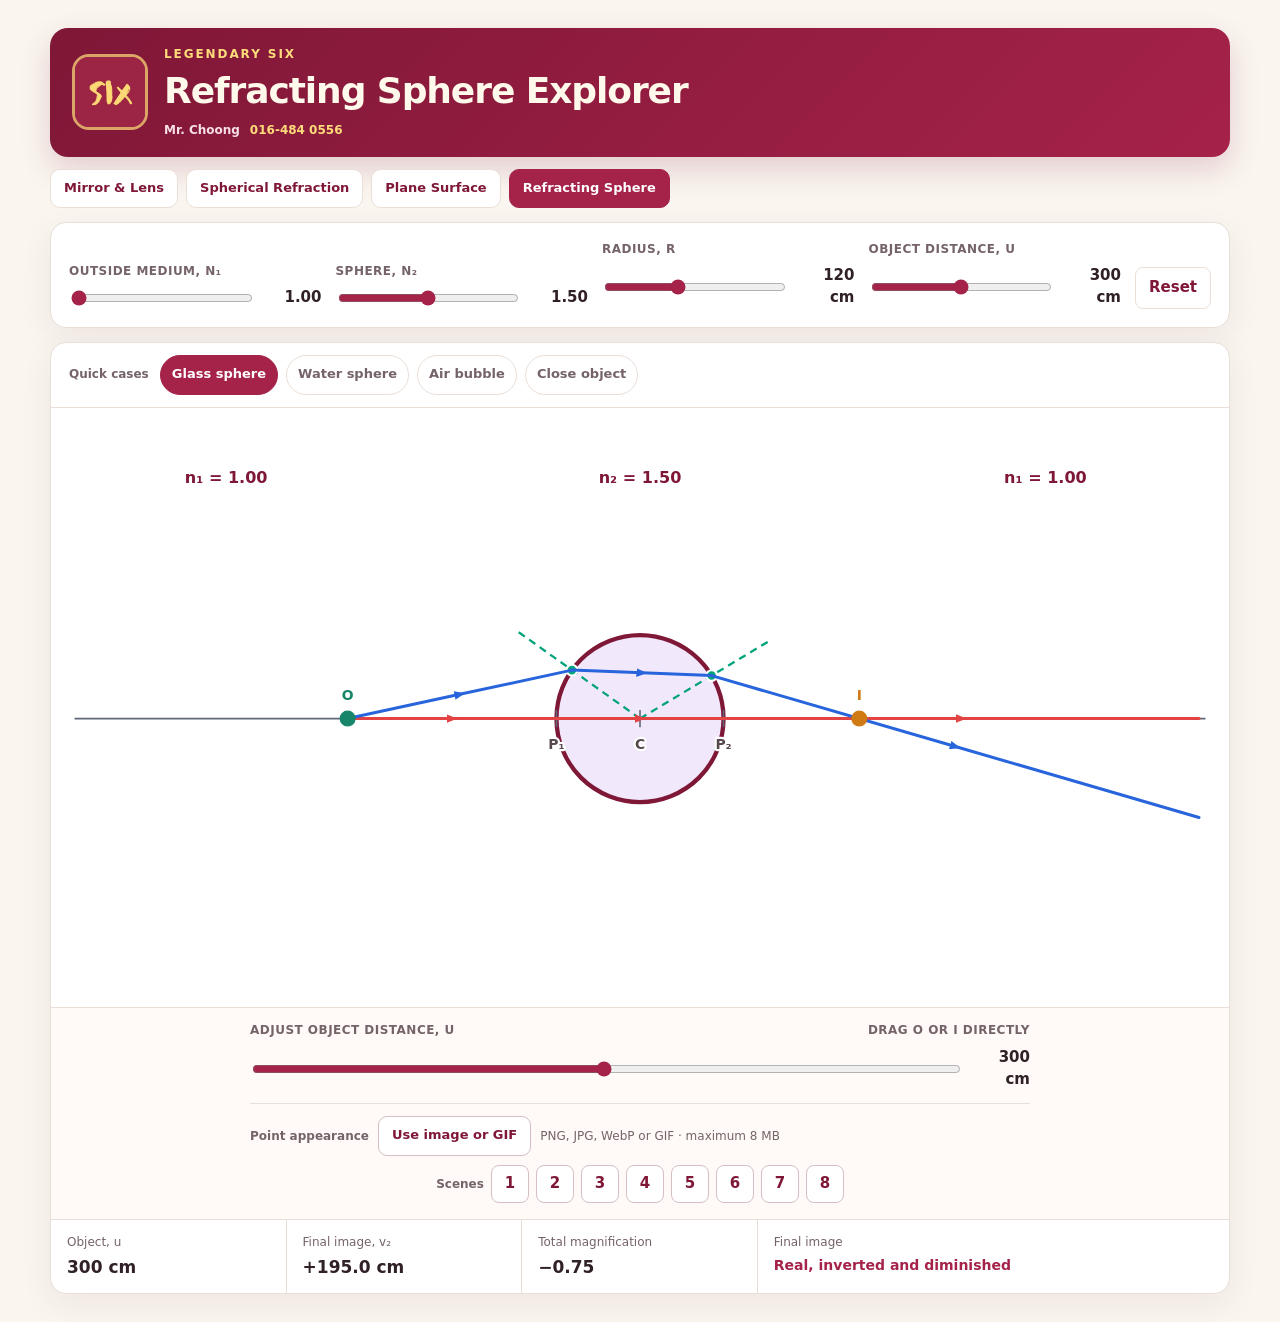
<file: refracting-sphere.html>
<!doctype html><html lang="en"><head><meta charset="utf-8"><meta name="viewport" content="width=device-width,initial-scale=1"><title>Refracting Sphere Explorer | Legendary Six</title><link rel="stylesheet" href="explorer-shared.css"></head><body><main class="app">
<header><div class="brand-lockup"><img class="brand-logo" src="assets/legendary-six-logo.jpg" alt="Legendary Six logo"><div><span class="brand-name">Legendary Six</span><h1>Refracting Sphere Explorer</h1><div class="brand-contact"><span>Mr. Choong</span><span class="phone">016-484 0556</span></div></div></div></header>
<nav class="site-nav" aria-label="Simulation pages"><a href="index.html">Mirror &amp; Lens</a><a href="spherical-refraction.html">Spherical Refraction</a><a href="plane-surface.html">Plane Surface</a><a class="active" href="refracting-sphere.html">Refracting Sphere</a></nav>
<section class="controls card"><div class="field"><label for="nOutside">Outside medium, n₁</label><div class="range-row"><input id="nOutside" type="range" min="1" max="2" step=".05" value="1"><output id="nOutsideOutput">1.00</output></div></div><div class="field"><label for="nSphere">Sphere, n₂</label><div class="range-row"><input id="nSphere" type="range" min="1" max="2" step=".05" value="1.5"><output id="nSphereOutput">1.50</output></div></div><div class="field"><label for="radius">Radius, R</label><div class="range-row"><input id="radius" type="range" min="80" max="180" step="5" value="120"><output id="radiusOutput">120 cm</output></div></div><div class="field"><label for="uTop">Object distance, u</label><div class="range-row"><input id="uTop" type="range" min="5" max="600" step="1" value="300"><output id="uTopOutput">300 cm</output></div></div><button class="reset" id="reset">Reset</button></section>
<section class="card"><div class="cases" id="caseControl"><span>Quick cases</span><button class="case-button active" data-case="glass">Glass sphere</button><button class="case-button" data-case="water">Water sphere</button><button class="case-button" data-case="bubble">Air bubble</button><button class="case-button" data-case="close">Close object</button></div><div class="diagram-wrap"><svg id="diagram" viewBox="0 0 1100 560" role="img" aria-label="Refraction through both surfaces of a sphere"></svg><div class="media-layer" aria-hidden="true"><img id="objectMedia" class="diagram-media" alt=""><img id="imageMedia" class="diagram-media" alt=""></div></div><div class="diagram-control"><label for="objectDistance"><span>Adjust object distance, u</span><span>Drag O or I directly</span></label><div class="range-row"><input id="objectDistance" type="range" min="5" max="600" step="1" value="300"><output id="uOutput">300 cm</output></div><div class="image-upload"><span class="image-upload-title">Point appearance</span><label class="upload-button">Use image or GIF<input id="objectImageUpload" type="file" accept="image/png,image/jpeg,image/webp,image/gif"></label><button class="use-point-button" id="removeObjectImage" type="button" hidden>Use points</button><span class="upload-status" id="uploadStatus">PNG, JPG, WebP or GIF · maximum 8 MB</span><div class="scene-picker" id="builtInScenes"><span>Scenes</span><button class="scene-button" data-scene="1">1</button><button class="scene-button" data-scene="2">2</button><button class="scene-button" data-scene="3">3</button><button class="scene-button" data-scene="4">4</button><button class="scene-button" data-scene="5">5</button><button class="scene-button" data-scene="6">6</button><button class="scene-button" data-scene="7">7</button><button class="scene-button" data-scene="8">8</button></div></div></div><div class="readout"><div class="datum"><span>Object, u</span><strong id="uValue">300 cm</strong></div><div class="datum"><span>Final image, v₂</span><strong id="vValue">—</strong></div><div class="datum"><span>Total magnification</span><strong id="mValue">—</strong></div><div class="datum description"><span>Final image</span><strong id="description">—</strong></div></div></section></main>
<script src="scene-media.js"></script><script>
const W=1100,H=560,axisY=290,cx=550,scale=.65,left=28,right=W-28,svg=document.getElementById('diagram'),$=id=>document.getElementById(id);const state={n1:1,n2:1.5,R:120,u:300};let media,dragging=null;
function values(){const t=2*state.R,x1=cx-state.R*scale,x2=cx+state.R*scale,p1=(state.n2-state.n1)/state.R,d1=p1-state.n1/state.u,v1=Math.abs(d1)<1e-6?(d1>=0?Infinity:-Infinity):state.n2/d1,u2=t-v1,p2=(state.n1-state.n2)/(-state.R),d2=p2-state.n2/u2,v2=Math.abs(d2)<1e-6?(d2>=0?Infinity:-Infinity):state.n1/d2,invV1=d1/state.n2,mDen=state.u*(p2*(t*invV1-1)-state.n2*invV1),m=Math.abs(mDen)<1e-8?(mDen>=0?Infinity:-Infinity):state.n1/mDen;return{x1,x2,v1,u2,v2,m,imageX:x2+v2*scale}}
function el(n,a={},t=''){const q=document.createElementNS('http://www.w3.org/2000/svg',n);Object.entries(a).forEach(([k,v])=>q.setAttribute(k,v));if(t)q.textContent=t;svg.appendChild(q);return q}function line(x1,y1,x2,y2,c,marker=''){if(![x1,y1,x2,y2].every(Number.isFinite))return;if(marker)el('polyline',{points:`${x1},${y1} ${(x1+x2)/2},${(y1+y2)/2} ${x2},${y2}`,class:c,'marker-mid':`url(#${marker})`});else el('line',{x1,y1,x2,y2,class:c})}function clip(x,y,dx,dy){const a=[];if(dx>0)a.push((right-x)/dx);if(dx<0)a.push((left-x)/dx);if(dy>0)a.push((H-24-y)/dy);if(dy<0)a.push((24-y)/dy);const t=Math.min(...a.filter(v=>v>0));return[x+dx*t,y+dy*t]}
function defs(){const d=el('defs');for(const[id,color]of[['redArrow','#e34343'],['blueArrow','#2864dc']]){const m=document.createElementNS('http://www.w3.org/2000/svg','marker');Object.entries({id,viewBox:'0 0 10 8',refX:5,refY:4,markerWidth:10,markerHeight:8,markerUnits:'userSpaceOnUse',orient:'auto'}).forEach(([k,v])=>m.setAttribute(k,v));const p=document.createElementNS('http://www.w3.org/2000/svg','path');p.setAttribute('d','M0 0L10 4L0 8Z');p.setAttribute('fill',color);m.appendChild(p);d.appendChild(m)}}function eye(){const g=el('g',{transform:`translate(${right-48} 82)`}),p=document.createElementNS('http://www.w3.org/2000/svg','path');p.setAttribute('d','M-31 0Q0-23 31 0Q0 23-31 0Z');p.setAttribute('class','eye-outline');g.appendChild(p);for(const[r,c]of[[11,'eye-iris'],[4.5,'eye-pupil']]){const q=document.createElementNS('http://www.w3.org/2000/svg','circle');q.setAttribute('cx','-5');q.setAttribute('r',r);q.setAttribute('class',c);g.appendChild(q)}}
function point(x,c,label,kind,size){el('circle',{cx:x,cy:axisY,r:7,class:c});el('text',{x,y:media.state.url?axisY+31:axisY-17,'text-anchor':'middle',class:`svg-label ${c}-label`},label);el('rect',{x:x-Math.max(84,size.width+20)/2,y:axisY-Math.max(96,size.height+20)/2,width:Math.max(84,size.width+20),height:Math.max(96,size.height+20),fill:'transparent',class:'drag-target','data-drag':kind})}
function secondHit(x,y,slope,r){const dx=x-cx,dy=y-axisY,A=1+slope*slope,B=2*(dx+dy*slope),C=dx*dx+dy*dy-r*r,disc=Math.max(0,B*B-4*A*C),roots=[(-B-Math.sqrt(disc))/(2*A),(-B+Math.sqrt(disc))/(2*A)].filter(t=>t>1);const t=Math.max(...roots);return Number.isFinite(t)?[x+t,y+slope*t]:[cx+r,y]}
function render(){media.begin();svg.innerHTML='';defs();const q=values(),r=state.R*scale,objectX=q.x1-state.u*scale,rawI=q.imageX,imageX=Math.max(left,Math.min(right,rawI));line(22,axisY,W-22,axisY,'axis');el('circle',{cx,cy:axisY,r,class:'sphere-fill'});for(const[x,label]of[[q.x1,'P₁'],[cx,'C'],[q.x2,'P₂']]){line(x,axisY-8,x,axisY+8,'tick');el('text',{x,y:axisY+28,'text-anchor':'middle',class:'svg-label'},label)}el('text',{x:125,y:70,class:'medium-label'},`n₁ = ${state.n1.toFixed(2)}`);el('text',{x:cx,y:70,'text-anchor':'middle',class:'medium-label'},`n₂ = ${state.n2.toFixed(2)}`);el('text',{x:890,y:70,class:'medium-label'},`n₁ = ${state.n1.toFixed(2)}`);
const sag=Math.min(r*.75,Math.max(1,state.u*scale*.5)),rise=Math.min(55,r*.58,Math.sqrt(Math.max(0,2*r*sag-sag*sag))),y1=axisY-rise,xh1=cx-Math.sqrt(Math.max(0,r*r-rise*rise)),i1=q.x1+q.v1*scale,insideDen=i1-xh1,sInside=Math.abs(insideDen)<.1?10:(axisY-y1)/insideDen,[xh2,y2]=secondHit(xh1,y1,sInside,r),sOut=Number.isFinite(rawI)?(axisY-y2)/(rawI-xh2):0,end=clip(xh2,y2,1,sOut);
for(const[xh,yh]of[[xh1,y1],[xh2,y2]]){const ux=(xh-cx)/r,uy=(yh-axisY)/r;line(cx,axisY,xh+ux*62,yh+uy*62,'normal');el('circle',{cx:xh,cy:yh,r:5,class:'incidence-point'})}line(objectX,axisY,q.x1,axisY,'ray ray-red','redArrow');line(q.x1,axisY,q.x2,axisY,'ray ray-red','redArrow');line(q.x2,axisY,right,axisY,'ray ray-red','redArrow');line(objectX,axisY,xh1,y1,'ray ray-blue','blueArrow');line(xh1,y1,xh2,y2,'ray ray-blue','blueArrow');line(xh2,y2,end[0],end[1],'ray ray-blue','blueArrow');if(Number.isFinite(q.v2)&&q.v2<0){line(xh2,y2,rawI,axisY,'virtual');line(q.x2,axisY,rawI,axisY,'virtual');eye()}
const os=media.size(),is=Number.isFinite(q.m)?media.size(q.m):media.size();point(objectX,'object','O','object',os);if(Number.isFinite(q.v2))point(imageX,'image',Math.abs(rawI-imageX)>1?'I (off-scale)':'I','image',is);media.place('object',objectX,axisY,os);if(Number.isFinite(q.v2))media.place('image',imageX,axisY,is,q.v2<0,q.m<0);media.finish();for(const id of['uTop','objectDistance'])$(id).value=state.u;$('nOutside').value=state.n1;$('nSphere').value=state.n2;$('radius').value=state.R;$('nOutsideOutput').textContent=state.n1.toFixed(2);$('nSphereOutput').textContent=state.n2.toFixed(2);$('radiusOutput').textContent=`${state.R} cm`;$('uTopOutput').textContent=$('uOutput').textContent=`${Math.round(state.u)} cm`;$('uValue').textContent=`${state.u.toFixed(1).replace('.0','')} cm`;$('vValue').textContent=Number.isFinite(q.v2)?`${q.v2>=0?'+':'−'}${Math.abs(q.v2).toFixed(1)} cm`:'∞';$('mValue').textContent=Number.isFinite(q.m)?`${q.m>=0?'+':'−'}${Math.abs(q.m).toFixed(2)}`:'∞';$('description').textContent=!Number.isFinite(q.v2)?'Final image at infinity':`${q.v2>0?'Real':'Virtual'}, ${q.m<0?'inverted':'upright'} and ${Math.abs(q.m)>1.03?'magnified':Math.abs(q.m)<.97?'diminished':'same size'}`}
media=createSceneMedia(render,W,H);function custom(){document.querySelectorAll('.case-button').forEach(b=>b.classList.remove('active'))}for(const id of['nOutside','nSphere','radius','uTop','objectDistance'])$(id).addEventListener('input',e=>{if(id==='nOutside')state.n1=+e.target.value;if(id==='nSphere')state.n2=+e.target.value;if(id==='radius')state.R=+e.target.value;if(id==='uTop'||id==='objectDistance')state.u=+e.target.value;custom();render()});$('caseControl').addEventListener('click',e=>{const c=e.target.dataset.case;if(!c)return;if(c==='glass')Object.assign(state,{n1:1,n2:1.5,R:120,u:300});if(c==='water')Object.assign(state,{n1:1,n2:1.33,R:120,u:300});if(c==='bubble')Object.assign(state,{n1:1.33,n2:1,R:120,u:300});if(c==='close')Object.assign(state,{n1:1,n2:1.5,R:120,u:70});document.querySelectorAll('.case-button').forEach(b=>b.classList.toggle('active',b.dataset.case===c));render()});$('reset').addEventListener('click',()=>{Object.assign(state,{n1:1,n2:1.5,R:120,u:300});document.querySelectorAll('.case-button').forEach(b=>b.classList.toggle('active',b.dataset.case==='glass'));render()});function sx(e){const p=svg.createSVGPoint();p.x=e.clientX;p.y=e.clientY;return p.matrixTransform(svg.getScreenCTM().inverse()).x}svg.addEventListener('pointerdown',e=>{if(!e.target.closest('[data-drag]'))return;const x=sx(e),q=values(),ox=q.x1-state.u*scale,ix=Number.isFinite(q.imageX)?Math.max(left,Math.min(right,q.imageX)):Infinity;dragging=Math.abs(x-ox)<=Math.abs(x-ix)?'object':'image';svg.setPointerCapture(e.pointerId)});svg.addEventListener('pointermove',e=>{if(!dragging)return;const x=sx(e),q=values();if(dragging==='object')state.u=(q.x1-x)/scale;else{const desiredV=(x-q.x2)/scale;if(Math.abs(desiredV)>.2){const p2=(state.n1-state.n2)/(-state.R),u2=state.n2/(p2-state.n1/desiredV),v1=2*state.R-u2,p1=(state.n2-state.n1)/state.R,candidate=state.n1/(p1-state.n2/v1);if(Number.isFinite(candidate))state.u=candidate}}state.u=Math.max(5,Math.min(600,state.u));custom();render()});svg.addEventListener('pointerup',()=>dragging=null);svg.addEventListener('pointercancel',()=>dragging=null);render();
</script></body></html>
</file>
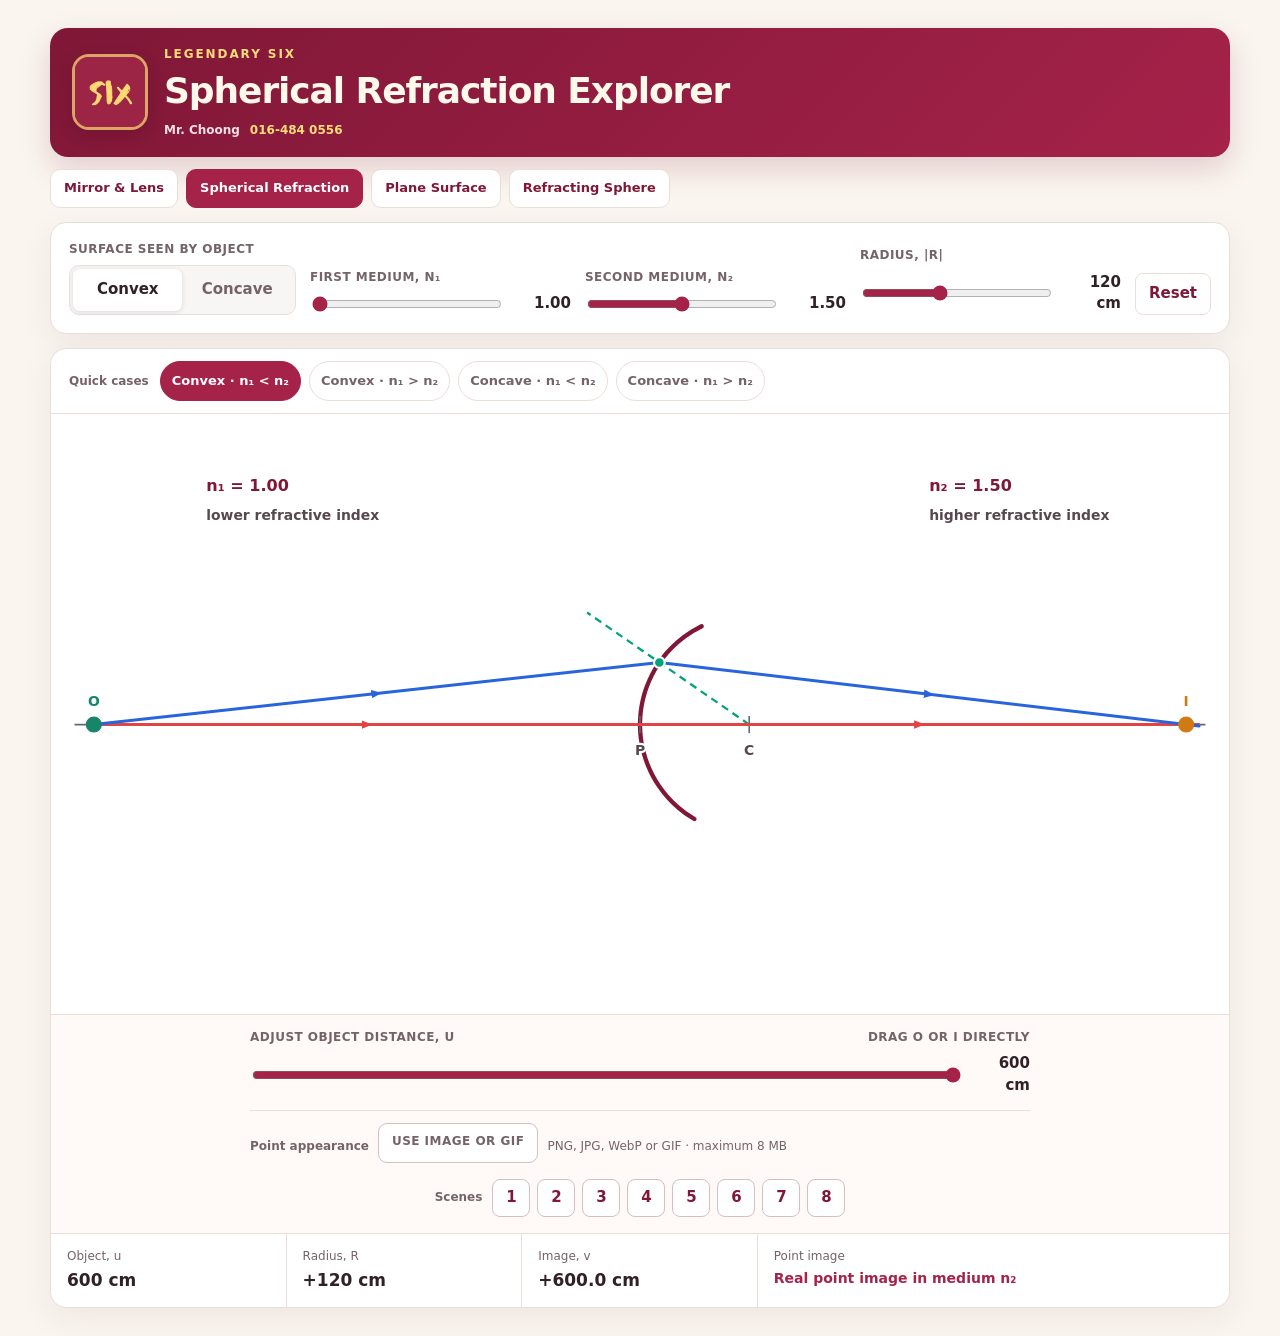
<file: spherical-refraction.html>
<!doctype html>
<html lang="en">
<head>
  <meta charset="utf-8">
  <meta name="viewport" content="width=device-width, initial-scale=1">
  <title>Spherical Refraction Explorer | Legendary Six</title>
  <style>
    :root {
      --ink:#302027; --muted:#75636a; --line:#eadfd8; --paper:#fff; --page:#faf5ef;
      --brand:#a52249; --brand-dark:#7f1737; --gold:#ffdc7a; --cream:#fff9eb;
      --red:#e34343; --blue:#2864dc; --green:#168568; --amber:#cf7a13;
    }
    * { box-sizing:border-box; }
    body { margin:0; min-height:100vh; overflow-x:hidden; color:var(--ink); background:var(--page); font:15px/1.45 Inter,ui-sans-serif,system-ui,-apple-system,BlinkMacSystemFont,"Segoe UI",sans-serif; }
    .app { width:min(1180px,calc(100% - 32px)); margin:28px auto; }
    header { display:flex; align-items:center; justify-content:space-between; gap:24px; padding:18px 22px; margin-bottom:12px; color:var(--cream); background:linear-gradient(135deg,var(--brand-dark),var(--brand)); border-radius:18px; box-shadow:0 12px 30px rgba(127,23,55,.18); }
    .brand-lockup { display:flex; align-items:center; gap:16px; }
    .brand-logo { width:76px; height:76px; border:3px solid rgba(255,220,122,.72); border-radius:17px; object-fit:cover; box-shadow:0 5px 15px rgba(55,5,22,.2); }
    .brand-name { display:block; margin-bottom:2px; color:var(--gold); font-size:12px; font-weight:850; letter-spacing:.16em; text-transform:uppercase; }
    .brand-contact { display:flex; flex-wrap:wrap; gap:5px 10px; margin-top:4px; color:#f7dfe6; font-size:12px; font-weight:650; }
    .brand-contact .phone { color:var(--gold); }
    h1 { margin:0; font-size:clamp(24px,3vw,36px); letter-spacing:-.03em; }
    .site-nav { display:flex; flex-wrap:wrap; gap:8px; margin:0 0 14px; }
    .site-nav a { padding:9px 13px; border:1px solid var(--line); border-radius:10px; color:var(--brand-dark); background:white; font-size:13px; font-weight:750; text-decoration:none; }
    .site-nav a.active { color:white; border-color:var(--brand); background:var(--brand); }
    .card { background:var(--paper); border:1px solid var(--line); border-radius:16px; box-shadow:0 10px 32px rgba(91,43,57,.07); }
    .controls { display:grid; grid-template-columns:1fr 1.15fr 1.15fr 1.15fr auto; gap:14px; align-items:end; padding:18px; margin-bottom:14px; }
    .field > label,.field-label { display:block; margin-bottom:7px; color:var(--muted); font-size:12px; font-weight:750; letter-spacing:.04em; text-transform:uppercase; }
    .segmented { display:grid; grid-template-columns:1fr 1fr; padding:3px; border:1px solid var(--line); border-radius:10px; background:#f8f5f5; }
    button { font:inherit; cursor:pointer; }
    .segmented button { min-height:42px; padding:9px 10px; border:0; border-radius:7px; color:var(--muted); background:transparent; font-weight:750; }
    .segmented button.active { color:var(--ink); background:white; box-shadow:0 1px 5px rgba(25,35,55,.13); }
    .range-row { display:flex; align-items:center; gap:9px; }
    input[type=range] { width:100%; accent-color:var(--brand); cursor:pointer; }
    output { min-width:58px; text-align:right; font-variant-numeric:tabular-nums; font-weight:750; }
    .reset { min-height:42px; padding:9px 13px; border:1px solid var(--line); border-radius:8px; color:var(--brand-dark); background:white; font-weight:750; }
    .cases { display:flex; flex-wrap:wrap; align-items:center; gap:8px; padding:12px 18px; border-bottom:1px solid var(--line); }
    .cases > span { margin-right:3px; color:var(--muted); font-size:12px; font-weight:750; }
    .case-button { min-height:40px; padding:7px 11px; border:1px solid var(--line); border-radius:999px; color:var(--muted); background:white; font-size:13px; font-weight:750; }
    .case-button.active { color:white; border-color:var(--brand); background:var(--brand); }
    .diagram { position:relative; width:100%; overflow:hidden; }
    svg { display:block; width:100%; height:auto; aspect-ratio:1100/560; touch-action:pan-y; user-select:none; }
    .media-layer { position:absolute; inset:0; pointer-events:none; }
    .diagram-media { position:absolute; visibility:hidden; object-fit:contain; box-sizing:border-box; border:2px solid var(--gold); border-radius:5px; filter:drop-shadow(0 2px 3px rgba(45,22,30,.18)); transform:translate(-50%,-50%); transform-origin:center center; }
    .diagram-media.virtual-picture { opacity:.68; }
    .axis { stroke:#5e687a; stroke-width:1.7; }
    .surface { fill:none; stroke:var(--brand-dark); stroke-width:4; stroke-linecap:round; }
    .tick { stroke:#5e687a; stroke-width:1.5; }
    .ray { fill:none; stroke-width:2.8; stroke-linecap:round; stroke-linejoin:round; }
    .ray-red { stroke:var(--red); } .ray-blue { stroke:var(--blue); }
    .virtual { fill:none; stroke:#98a1b2; stroke-width:2.1; stroke-dasharray:7 6; }
    .normal { stroke:#00a37a; stroke-width:2.1; stroke-dasharray:7 5; }
    .incidence-point { fill:#00a37a; stroke:white; stroke-width:2; }
    .object { stroke:var(--green); fill:var(--green); } .image { stroke:var(--amber); fill:var(--amber); }
    .object,.image,.object-label,.image-label { pointer-events:none; }
    .drag-target { cursor:ew-resize; touch-action:none; }
    .arrow-line { stroke-width:5; stroke-linecap:round; }
    .svg-label { fill:#574850; font-size:13px; font-weight:700; paint-order:stroke; stroke:white; stroke-width:4px; stroke-linejoin:round; }
    .object-label { fill:var(--green); } .image-label { fill:var(--amber); }
    .medium-label { fill:var(--brand-dark); font-size:15px; font-weight:800; paint-order:stroke; stroke:white; stroke-width:5px; }
    .eye-outline { fill:var(--cream); stroke:var(--brand-dark); stroke-width:3; } .eye-iris { fill:var(--gold); stroke:var(--brand-dark); stroke-width:2; } .eye-pupil { fill:var(--brand-dark); }
    .u-control { padding:14px 18px 16px; border-top:1px solid var(--line); background:#fffaf7; }
    .u-control label { display:flex; justify-content:space-between; gap:10px; max-width:780px; margin:0 auto 7px; color:var(--muted); font-size:12px; font-weight:750; letter-spacing:.04em; text-transform:uppercase; }
    .u-control .range-row { max-width:780px; margin:auto; }
    .image-upload-title { color:var(--muted); font-size:12px; font-weight:750; }
    .image-upload { display:flex; flex-wrap:wrap; align-items:center; justify-content:center; gap:9px; max-width:780px; margin:13px auto 0; padding-top:12px; border-top:1px solid var(--line); }
    .upload-button,.use-point-button { min-height:40px; padding:9px 13px; border:1px solid #d6bdc6; border-radius:9px; color:var(--brand-dark); background:white; font:inherit; font-size:13px; font-weight:750; cursor:pointer; }
    .upload-button:hover,.use-point-button:hover { border-color:var(--brand); background:#fff6f8; }
    .upload-button input { position:absolute; width:1px; height:1px; opacity:0; pointer-events:none; }
    .upload-status { flex:1 1 210px; color:var(--muted); font-size:12px; text-align:left; }
    .scene-picker { display:flex; flex-wrap:wrap; align-items:center; justify-content:center; gap:7px; width:100%; }
    .scene-picker > span { margin-right:3px; color:var(--muted); font-size:12px; font-weight:750; }
    .scene-button { width:38px; height:38px; padding:0; border:1px solid #d6bdc6; border-radius:8px; color:var(--brand-dark); background:white; font-weight:800; }
    .scene-button.active { color:white; border-color:var(--brand); background:var(--brand); }
    .scene-button:disabled { cursor:wait; opacity:.65; }
    .readout { display:grid; grid-template-columns:repeat(3,1fr) 2fr; border-top:1px solid var(--line); }
    .datum { padding:14px 16px; border-right:1px solid var(--line); }
    .datum:last-child { border-right:0; }
    .datum span { display:block; color:var(--muted); font-size:12px; }
    .datum strong { display:block; margin-top:3px; font-size:17px; font-variant-numeric:tabular-nums; }
    .description strong { color:var(--brand); font-size:14px; }
    @media(max-width:860px){
      .controls { grid-template-columns:1fr 1fr; }
      .controls .field:nth-child(n+3),.reset { grid-column:1/-1; }
      .readout { grid-template-columns:repeat(2,1fr); }
      .description { grid-column:1/-1; }
      .datum:nth-child(2n) { border-right:0; }
      .datum:nth-child(3) { grid-column:1/-1; border-right:0; }
      .description { border-right:0; }
    }
    @media(max-width:620px){
      .app { width:calc(100% - 16px); margin:12px auto; }
      header { padding:14px; }
      .brand-logo { width:58px; height:58px; border-radius:13px; }
      h1 { font-size:22px; }
      .controls { gap:12px; padding:14px; }
      .cases { padding:10px 14px; }
      .case-button { flex:1 1 calc(50% - 8px); }
      .u-control { padding:13px 14px 15px; }
      .image-upload { justify-content:flex-start; }
      .upload-status { flex-basis:100%; }
      .scene-picker { justify-content:flex-start; }
      .datum { padding:11px 13px; }
      .datum strong { font-size:15px; }
      svg .ray { stroke-width:4; } svg .virtual { stroke-width:3.2; } svg .axis { stroke-width:2.4; } svg .surface { stroke-width:5; } svg .svg-label { font-size:20px; stroke-width:6px; } svg .medium-label { font-size:20px; stroke-width:7px; }
    }
  </style>
</head>
<body>
  <main class="app">
    <header>
      <div class="brand-lockup">
        <img class="brand-logo" src="assets/legendary-six-logo.jpg" alt="Legendary Six logo">
        <div><span class="brand-name">Legendary Six</span><h1>Spherical Refraction Explorer</h1><div class="brand-contact"><span>Mr. Choong</span><span class="phone">016-484 0556</span></div></div>
      </div>
    </header>
    <nav class="site-nav" aria-label="Simulation pages">
      <a href="index.html">Mirror &amp; Lens</a>
      <a class="active" href="spherical-refraction.html">Spherical Refraction</a>
      <a href="plane-surface.html">Plane Surface</a>
      <a href="refracting-sphere.html">Refracting Sphere</a>
    </nav>

    <section class="controls card" aria-label="Refraction controls">
      <div class="field"><span class="field-label">Surface seen by object</span><div class="segmented" id="shapeControl"><button class="active" data-value="convex">Convex</button><button data-value="concave">Concave</button></div></div>
      <div class="field"><label for="n1">First medium, n₁</label><div class="range-row"><input id="n1" type="range" min="1" max="2" step="0.05" value="1"><output id="n1Output">1.00</output></div></div>
      <div class="field"><label for="n2">Second medium, n₂</label><div class="range-row"><input id="n2" type="range" min="1" max="2" step="0.05" value="1.50"><output id="n2Output">1.50</output></div></div>
      <div class="field"><label for="radius">Radius, |R|</label><div class="range-row"><input id="radius" type="range" min="80" max="180" step="5" value="120"><output id="rOutput">120 cm</output></div></div>
      <button class="reset" id="reset">Reset</button>
    </section>

    <section class="card">
      <div class="cases" id="caseControl"><span>Quick cases</span><button class="case-button active" data-case="convex-higher">Convex · n₁ &lt; n₂</button><button class="case-button" data-case="convex-lower">Convex · n₁ &gt; n₂</button><button class="case-button" data-case="concave-higher">Concave · n₁ &lt; n₂</button><button class="case-button" data-case="concave-lower">Concave · n₁ &gt; n₂</button></div>
      <div class="diagram"><svg id="diagram" viewBox="0 0 1100 560" role="img" aria-label="Refraction at a spherical surface ray diagram"></svg><div class="media-layer" aria-hidden="true"><img id="objectMedia" class="diagram-media" alt=""><img id="imageMedia" class="diagram-media" alt=""></div></div>
      <div class="u-control">
        <label for="objectDistance"><span>Adjust object distance, u</span><span>Drag O or I directly</span></label><div class="range-row"><input id="objectDistance" type="range" min="5" max="600" step="1" value="600"><output id="uOutput">600 cm</output></div>
        <div class="image-upload">
          <span class="image-upload-title">Point appearance</span>
          <label class="upload-button">Use image or GIF<input id="objectImageUpload" type="file" accept="image/png,image/jpeg,image/webp,image/gif"></label>
          <button class="use-point-button" id="removeObjectImage" type="button" hidden>Use points</button>
          <span class="upload-status" id="uploadStatus">PNG, JPG, WebP or GIF · maximum 8 MB</span>
          <div class="scene-picker" id="builtInScenes" aria-label="Built-in animated scenes"><span>Scenes</span><button class="scene-button" type="button" data-scene="1">1</button><button class="scene-button" type="button" data-scene="2">2</button><button class="scene-button" type="button" data-scene="3">3</button><button class="scene-button" type="button" data-scene="4">4</button><button class="scene-button" type="button" data-scene="5">5</button><button class="scene-button" type="button" data-scene="6">6</button><button class="scene-button" type="button" data-scene="7">7</button><button class="scene-button" type="button" data-scene="8">8</button></div>
        </div>
      </div>
      <div class="readout" aria-live="polite">
        <div class="datum"><span>Object, u</span><strong id="uValue">600 cm</strong></div><div class="datum"><span>Radius, R</span><strong id="rValue">+120 cm</strong></div><div class="datum"><span>Image, v</span><strong id="vValue">—</strong></div><div class="datum description"><span>Point image</span><strong id="description">—</strong></div>
      </div>
    </section>
  </main>
  <script>
    const svg=document.querySelector('#diagram');
    const state={shape:'convex',n1:1,n2:1.5,Rmag:120,u:600,caseId:'convex-higher',customImageUrl:null,customImageAspect:1,selectedScene:0};
    const W=1100,H=560,axisY=290,surfaceX=550,scale=.85,left=28,right=W-28;
    const $=id=>document.getElementById(id);
    const mediaNodes={object:$('objectMedia'),image:$('imageMedia')};
    let dragging=null;

    function values(){
      const R=(state.shape==='convex'?1:-1)*state.Rmag;
      const power=(state.n2-state.n1)/R;
      const denominator=power-state.n1/state.u;
      const v=Math.abs(denominator)<1e-5?(denominator>=0?Infinity:-Infinity):state.n2/denominator;
      const m=Number.isFinite(v)?-state.n1*v/(state.n2*state.u):(v>0?-Infinity:Infinity);
      return {R,power,v,m};
    }
    function el(name,attrs={},text=''){const node=document.createElementNS('http://www.w3.org/2000/svg',name);Object.entries(attrs).forEach(([k,v])=>node.setAttribute(k,v));if(text)node.textContent=text;svg.appendChild(node);return node;}
    function line(x1,y1,x2,y2,cls){if(![x1,y1,x2,y2].every(Number.isFinite))return;if(cls.includes('ray-red')||cls.includes('ray-blue')){const marker=cls.includes('ray-red')?'redArrow':'blueArrow';el('polyline',{points:`${x1},${y1} ${(x1+x2)/2},${(y1+y2)/2} ${x2},${y2}`,class:cls,'marker-mid':`url(#${marker})`});}else el('line',{x1,y1,x2,y2,class:cls});}
    function clipped(x,y,dx,dy){const ts=[];if(dx>0)ts.push((right-x)/dx);if(dx<0)ts.push((left-x)/dx);if(dy>0)ts.push((H-24-y)/dy);if(dy<0)ts.push((24-y)/dy);const t=Math.min(...ts.filter(v=>v>0));return[x+dx*t,y+dy*t];}
    function point(x,cls,label,offScale=false,kind='',hitWidth=84,hitHeight=96){
      el('circle',{cx:x,cy:axisY,r:7,class:cls});
      el('text',{x,y:state.customImageUrl?axisY+31:axisY-17,'text-anchor':'middle',class:`svg-label ${cls}-label`},offScale?`${label} (off-scale)`:label);
      el('rect',{x:x-hitWidth/2,y:axisY-hitHeight/2,width:hitWidth,height:hitHeight,fill:'transparent',class:'drag-target','data-drag':kind});
    }
    function mediaSize(magnitude=1){
      const height=72*Math.abs(magnitude),aspect=Math.max(.25,Math.min(2.5,state.customImageAspect));
      return{height,width:height*aspect};
    }
    function placeMedia(node,x,size,isVirtual=false,inverted=false){
      if(!state.customImageUrl){node.style.visibility='hidden';return;}
      node.style.visibility='visible';node.style.left=`${x/W*100}%`;node.style.top=`${axisY/H*100}%`;node.style.width=`${size.width/W*100}%`;node.style.height=`${size.height/H*100}%`;node.style.transform=`translate(-50%,-50%)${inverted?' scaleY(-1)':''}`;node.classList.toggle('virtual-picture',isVirtual);
    }
    function eye(){const g=el('g',{transform:`translate(${right-50} 82)`});const p=document.createElementNS('http://www.w3.org/2000/svg','path');p.setAttribute('d','M -31 0 Q 0 -23 31 0 Q 0 23 -31 0 Z');p.setAttribute('class','eye-outline');g.appendChild(p);for(const [r,c] of [[11,'eye-iris'],[4.5,'eye-pupil']]){const q=document.createElementNS('http://www.w3.org/2000/svg','circle');q.setAttribute('cx','-5');q.setAttribute('cy','0');q.setAttribute('r',r);q.setAttribute('class',c);g.appendChild(q);}}
    function surfaceGeometry(R){const radius=Math.abs(R)*scale,cx=surfaceX+R*scale,half=Math.min(205,radius*.9),points=[];for(let y=axisY-half;y<=axisY+half;y+=5){const dy=y-axisY,x=cx-Math.sign(R)*Math.sqrt(Math.max(0,radius*radius-dy*dy));points.push(`${x},${y}`);}return{radius,cx,half,points:points.join(' ')}};
    function surfaceXAtY(y,R,g){const dy=y-axisY;return g.cx-Math.sign(R)*Math.sqrt(Math.max(0,g.radius*g.radius-dy*dy));}
    function base(R,g){
      svg.innerHTML='';const defs=el('defs');[['redArrow','#e34343'],['blueArrow','#2864dc']].forEach(([id,color])=>{const m=document.createElementNS('http://www.w3.org/2000/svg','marker');Object.entries({id,viewBox:'0 0 10 8',refX:5,refY:4,markerWidth:10,markerHeight:8,markerUnits:'userSpaceOnUse',orient:'auto'}).forEach(([k,v])=>m.setAttribute(k,v));const p=document.createElementNS('http://www.w3.org/2000/svg','path');p.setAttribute('d','M0 0 L10 4 L0 8 Z');p.setAttribute('fill',color);m.appendChild(p);defs.appendChild(m);});
      line(22,axisY,W-22,axisY,'axis');el('polyline',{points:g.points,class:'surface'});
      const cX=surfaceX+R*scale;if(cX>left&&cX<right){line(cX,axisY-8,cX,axisY+8,'tick');el('text',{x:cX,y:axisY+28,'text-anchor':'middle',class:'svg-label'},'C');}
      line(surfaceX,axisY-8,surfaceX,axisY+8,'tick');el('text',{x:surfaceX,y:axisY+28,'text-anchor':'middle',class:'svg-label'},'P');
      el('text',{x:145,y:72,class:'medium-label'},`n₁ = ${state.n1.toFixed(2)}`);el('text',{x:820,y:72,class:'medium-label'},`n₂ = ${state.n2.toFixed(2)}`);
      const firstRelation=state.n1===state.n2?'same refractive index':state.n1>state.n2?'higher refractive index':'lower refractive index';
      const secondRelation=state.n1===state.n2?'same refractive index':state.n2>state.n1?'higher refractive index':'lower refractive index';
      el('text',{x:145,y:99,class:'svg-label'},firstRelation);el('text',{x:820,y:99,class:'svg-label'},secondRelation);
    }
    function render(){
      const {R,power,v,m}=values(),g=surfaceGeometry(R);base(R,g);
      const objectX=surfaceX-state.u*scale;
      const imageCoordX=surfaceX+v*scale;
      const imageX=Math.max(left,Math.min(right,imageCoordX));
      const allowedSag=Math.min(g.radius*.8,Math.max(1,state.u*scale*.55));
      const nearSurfaceRise=Math.sqrt(Math.max(0,2*g.radius*allowedSag-allowedSag*allowedSag));
      const obliqueY=axisY-Math.min(58,g.half*.7,nearSurfaceRise);
      const obliqueX=surfaceXAtY(obliqueY,R,g);
      const normalDx=(obliqueX-g.cx)/g.radius,normalDy=(obliqueY-axisY)/g.radius;
      const normalEndX=obliqueX+normalDx*82,normalEndY=obliqueY+normalDy*82;

      // An axial point is represented by one undeviated axial ray and one oblique ray.
      line(g.cx,axisY,normalEndX,normalEndY,'normal');
      line(objectX,axisY,surfaceX,axisY,'ray ray-red');
      line(surfaceX,axisY,right,axisY,'ray ray-red');
      line(objectX,axisY,obliqueX,obliqueY,'ray ray-blue');
      if(Number.isFinite(v)){
        const slope=(axisY-obliqueY)/(imageCoordX-obliqueX);
        const end=clipped(obliqueX,obliqueY,1,slope);
        line(obliqueX,obliqueY,end[0],end[1],'ray ray-blue');
        if(v<0)line(obliqueX,obliqueY,imageCoordX,axisY,'virtual');
      }else{
        line(obliqueX,obliqueY,right,obliqueY,'ray ray-blue');
      }
      el('circle',{cx:obliqueX,cy:obliqueY,r:5,class:'incidence-point'});
      const objectSize=mediaSize(),imageSize=Number.isFinite(m)?mediaSize(m):mediaSize();
      point(objectX,'object','O',false,'object',Math.max(84,objectSize.width+20),Math.max(96,objectSize.height+20));
      if(Number.isFinite(v))point(imageX,'image','I',Math.abs(imageCoordX-imageX)>1,'image',Math.max(84,imageSize.width+20),Math.max(96,imageSize.height+20));
      if(v<0)eye();
      placeMedia(mediaNodes.object,objectX,objectSize);
      if(Number.isFinite(v))placeMedia(mediaNodes.image,imageX,imageSize,v<0,m<0);else mediaNodes.image.style.visibility='hidden';

      $('n1Output').textContent=state.n1.toFixed(2);$('n2Output').textContent=state.n2.toFixed(2);$('rOutput').textContent=`${state.Rmag} cm`;$('uOutput').textContent=`${Math.round(state.u)} cm`;
      $('uValue').textContent=`${Math.round(state.u)} cm`;$('rValue').textContent=`${R>=0?'+':'−'}${Math.abs(R)} cm`;$('vValue').textContent=Number.isFinite(v)?`${v>=0?'+':'−'}${Math.abs(v).toFixed(1)} cm`:'∞';
      if(!Number.isFinite(v))$('description').textContent='Point image at infinity';else $('description').textContent=v>0?'Real point image in medium n₂':'Virtual point image in medium n₁';
    }
    function setShape(value){state.shape=value;document.querySelectorAll('#shapeControl button').forEach(b=>b.classList.toggle('active',b.dataset.value===value));}
    function custom(){state.caseId='custom';document.querySelectorAll('.case-button').forEach(b=>b.classList.remove('active'));}
    $('shapeControl').addEventListener('click',e=>{if(!e.target.dataset.value)return;setShape(e.target.dataset.value);custom();render();});
    ['n1','n2','radius','objectDistance'].forEach(id=>$(id).addEventListener('input',e=>{if(id==='n1')state.n1=+e.target.value;if(id==='n2')state.n2=+e.target.value;if(id==='radius')state.Rmag=+e.target.value;if(id==='objectDistance')state.u=+e.target.value;custom();render();}));
    $('caseControl').addEventListener('click',e=>{const id=e.target.dataset.case;if(!id)return;state.caseId=id;const [shape,relation]=id.split('-');setShape(shape);if(relation==='higher'){state.n1=1;state.n2=1.5;}else{state.n1=1.5;state.n2=1;}$('n1').value=state.n1;$('n2').value=state.n2;document.querySelectorAll('.case-button').forEach(b=>b.classList.toggle('active',b.dataset.case===id));render();});

    const uploadInput=$('objectImageUpload'),removeImageButton=$('removeObjectImage'),uploadStatus=$('uploadStatus'),scenePicker=$('builtInScenes');
    const allowedImageTypes=new Set(['image/png','image/jpeg','image/webp','image/gif']);

    async function makeGifLoopForever(file){
      const source=new Uint8Array(await file.arrayBuffer());
      const signature=String.fromCharCode(...source.slice(0,6));
      if(signature!=='GIF87a'&&signature!=='GIF89a')return file;
      for(const name of ['NETSCAPE2.0','ANIMEXTS1.0']){
        const bytes=[...name].map(character=>character.charCodeAt(0));
        for(let start=0;start<=source.length-bytes.length;start++){
          if(!bytes.every((byte,offset)=>source[start+offset]===byte))continue;
          if(start+14<source.length&&source[start+11]===3&&source[start+12]===1){const patched=source.slice();patched[start+13]=0;patched[start+14]=0;return new Blob([patched],{type:'image/gif'});}
        }
      }
      const packedField=source[10],globalColourTableSize=packedField&0x80?3*(2**((packedField&0x07)+1)):0,insertAt=13+globalColourTableSize;
      if(insertAt>source.length)return file;
      const loopExtension=new Uint8Array([0x21,0xff,0x0b,...[...'NETSCAPE2.0'].map(character=>character.charCodeAt(0)),0x03,0x01,0x00,0x00,0x00]);
      const patched=new Uint8Array(source.length+loopExtension.length);patched.set(source.slice(0,insertAt));patched.set(loopExtension,insertAt);patched.set(source.slice(insertAt),insertAt+loopExtension.length);
      return new Blob([patched],{type:'image/gif'});
    }
    function markSelectedScene(sceneNumber){state.selectedScene=sceneNumber;scenePicker.querySelectorAll('[data-scene]').forEach(button=>button.classList.toggle('active',+button.dataset.scene===sceneNumber));}
    function displayMediaBlob(blob,statusText,sceneNumber=0){
      return new Promise((resolve,reject)=>{
        const nextUrl=URL.createObjectURL(blob),probe=new Image();
        probe.onload=()=>{if(state.customImageUrl)URL.revokeObjectURL(state.customImageUrl);state.customImageUrl=nextUrl;state.customImageAspect=probe.naturalWidth/probe.naturalHeight||1;mediaNodes.object.src=nextUrl;mediaNodes.image.src=nextUrl;uploadStatus.textContent=statusText;removeImageButton.hidden=false;markSelectedScene(sceneNumber);render();resolve();};
        probe.onerror=()=>{URL.revokeObjectURL(nextUrl);reject(new Error('Image could not be displayed'));};probe.src=nextUrl;
      });
    }
    uploadInput.addEventListener('change',async()=>{
      const file=uploadInput.files&&uploadInput.files[0];if(!file)return;
      if(!allowedImageTypes.has(file.type)){uploadStatus.textContent='Please choose a PNG, JPG, WebP or GIF file.';uploadInput.value='';return;}
      if(file.size>8*1024*1024){uploadStatus.textContent='That file is larger than 8 MB.';uploadInput.value='';return;}
      try{const displayFile=file.type==='image/gif'?await makeGifLoopForever(file):file;await displayMediaBlob(displayFile,file.type==='image/gif'?`${file.name} · looping continuously · displayed locally`:`${file.name} · displayed locally`);}catch(error){uploadStatus.textContent='This image could not be displayed. Please try another file.';uploadInput.value='';}
    });
    scenePicker.addEventListener('click',async event=>{
      const button=event.target.closest('[data-scene]');if(!button)return;
      const sceneNumber=+button.dataset.scene,buttons=[...scenePicker.querySelectorAll('[data-scene]')];buttons.forEach(item=>item.disabled=true);uploadStatus.textContent=`Loading scene ${sceneNumber}…`;
      try{const response=await fetch(`assets/scenes/scene-${sceneNumber}.gif`);if(!response.ok)throw new Error(`HTTP ${response.status}`);await displayMediaBlob(await makeGifLoopForever(await response.blob()),`Scene ${sceneNumber} · looping continuously`,sceneNumber);uploadInput.value='';}catch(error){uploadStatus.textContent=`Scene ${sceneNumber} could not be loaded.`;}finally{buttons.forEach(item=>item.disabled=false);}
    });
    removeImageButton.addEventListener('click',()=>{
      if(state.customImageUrl)URL.revokeObjectURL(state.customImageUrl);state.customImageUrl=null;state.customImageAspect=1;mediaNodes.object.removeAttribute('src');mediaNodes.image.removeAttribute('src');uploadInput.value='';removeImageButton.hidden=true;markSelectedScene(0);uploadStatus.textContent='PNG, JPG, WebP or GIF · maximum 8 MB';render();
    });

    function svgX(event){const point=svg.createSVGPoint();point.x=event.clientX;point.y=event.clientY;return point.matrixTransform(svg.getScreenCTM().inverse()).x;}
    svg.addEventListener('pointerdown',event=>{
      const target=event.target.closest('[data-drag]');if(!target)return;
      const x=svgX(event),{v}=values(),objectX=surfaceX-state.u*scale,imageX=Number.isFinite(v)?Math.max(left,Math.min(right,surfaceX+v*scale)):Infinity;
      dragging=Math.abs(x-objectX)<=Math.abs(x-imageX)?'object':'image';svg.setPointerCapture(event.pointerId);
    });
    svg.addEventListener('pointermove',event=>{
      if(!dragging)return;const x=svgX(event);
      if(dragging==='object')state.u=Math.max(5,Math.min(600,(surfaceX-x)/scale));
      else{
        const desiredV=(x-surfaceX)/scale,{power}=values();
        if(Math.abs(desiredV)>.5){const denominator=power-state.n2/desiredV,candidateU=state.n1/denominator;if(Number.isFinite(candidateU)&&candidateU>=5&&candidateU<=600)state.u=candidateU;}
      }
      $('objectDistance').value=state.u;custom();render();
    });
    svg.addEventListener('pointerup',()=>dragging=null);svg.addEventListener('pointercancel',()=>dragging=null);

    $('reset').addEventListener('click',()=>{Object.assign(state,{shape:'convex',n1:1,n2:1.5,Rmag:120,u:600,caseId:'convex-higher'});setShape('convex');$('n1').value=1;$('n2').value=1.5;$('radius').value=120;$('objectDistance').value=600;document.querySelectorAll('.case-button').forEach(b=>b.classList.toggle('active',b.dataset.case==='convex-higher'));render();});
    render();
  </script>
</body>
</html>
</file>
<file: explorer-shared.css>
:root{--ink:#302027;--muted:#75636a;--line:#eadfd8;--paper:#fff;--page:#faf5ef;--brand:#a52249;--brand-dark:#7f1737;--gold:#ffdc7a;--cream:#fff9eb;--red:#e34343;--blue:#2864dc;--green:#168568;--amber:#cf7a13}
*{box-sizing:border-box}body{margin:0;min-height:100vh;overflow-x:hidden;color:var(--ink);background:var(--page);font:15px/1.45 Inter,ui-sans-serif,system-ui,-apple-system,BlinkMacSystemFont,"Segoe UI",sans-serif}.app{width:min(1180px,calc(100% - 32px));margin:28px auto}header{display:flex;align-items:center;justify-content:space-between;gap:24px;padding:18px 22px;margin-bottom:12px;color:var(--cream);background:linear-gradient(135deg,var(--brand-dark),var(--brand));border-radius:18px;box-shadow:0 12px 30px rgba(127,23,55,.18)}.brand-lockup{display:flex;align-items:center;gap:16px}.brand-logo{width:76px;height:76px;border:3px solid rgba(255,220,122,.72);border-radius:17px;object-fit:cover}.brand-name{display:block;margin-bottom:2px;color:var(--gold);font-size:12px;font-weight:850;letter-spacing:.16em;text-transform:uppercase}.brand-contact{display:flex;flex-wrap:wrap;gap:5px 10px;margin-top:4px;color:#f7dfe6;font-size:12px;font-weight:650}.phone{color:var(--gold)}h1{margin:0;font-size:clamp(24px,3vw,36px);letter-spacing:-.03em}.site-nav{display:flex;flex-wrap:wrap;gap:8px;margin:0 0 14px}.site-nav a{padding:9px 13px;border:1px solid var(--line);border-radius:10px;color:var(--brand-dark);background:white;font-size:13px;font-weight:750;text-decoration:none}.site-nav a.active{color:white;border-color:var(--brand);background:var(--brand)}.card{background:var(--paper);border:1px solid var(--line);border-radius:16px;box-shadow:0 10px 32px rgba(91,43,57,.07)}.controls{display:grid;grid-template-columns:repeat(4,1fr) auto;gap:14px;align-items:end;padding:18px;margin-bottom:14px}.field>label,.field-label{display:block;margin-bottom:7px;color:var(--muted);font-size:12px;font-weight:750;letter-spacing:.04em;text-transform:uppercase}.segmented{display:grid;grid-template-columns:1fr 1fr;padding:3px;border:1px solid var(--line);border-radius:10px;background:#f8f5f5}button{font:inherit;cursor:pointer}.segmented button{min-height:42px;padding:9px 10px;border:0;border-radius:7px;color:var(--muted);background:transparent;font-weight:750}.segmented button.active{color:var(--ink);background:white;box-shadow:0 1px 5px rgba(25,35,55,.13)}.range-row{display:flex;align-items:center;gap:9px}input[type=range]{width:100%;accent-color:var(--brand);cursor:pointer}output{min-width:58px;text-align:right;font-variant-numeric:tabular-nums;font-weight:750}.reset{min-height:42px;padding:9px 13px;border:1px solid var(--line);border-radius:8px;color:var(--brand-dark);background:white;font-weight:750}.cases{display:flex;flex-wrap:wrap;align-items:center;gap:8px;padding:12px 18px;border-bottom:1px solid var(--line)}.cases>span{margin-right:3px;color:var(--muted);font-size:12px;font-weight:750}.case-button{min-height:40px;padding:7px 11px;border:1px solid var(--line);border-radius:999px;color:var(--muted);background:white;font-size:13px;font-weight:750}.case-button.active{color:white;border-color:var(--brand);background:var(--brand)}.diagram-wrap{position:relative;width:100%;overflow:hidden}.diagram-wrap svg{display:block;width:100%;height:auto;aspect-ratio:1100/560;touch-action:pan-y;user-select:none}.media-layer{position:absolute;inset:0;pointer-events:none}.diagram-media{position:absolute;visibility:hidden;object-fit:contain;box-sizing:border-box;border:2px solid var(--gold);border-radius:5px;filter:drop-shadow(0 2px 3px rgba(45,22,30,.18));transform-origin:center center}.diagram-media.virtual-picture{opacity:.68}.axis{stroke:#5e687a;stroke-width:1.7}.surface{fill:none;stroke:var(--brand-dark);stroke-width:4;stroke-linecap:round}.sphere-fill{fill:#f1e8fb;stroke:var(--brand-dark);stroke-width:4}.tick{stroke:#5e687a;stroke-width:1.5}.ray{fill:none;stroke-width:2.8;stroke-linecap:round;stroke-linejoin:round}.ray-red{stroke:var(--red)}.ray-blue{stroke:var(--blue)}.virtual{fill:none;stroke:#98a1b2;stroke-width:2.1;stroke-dasharray:7 6}.normal{stroke:#00a37a;stroke-width:2.1;stroke-dasharray:7 5}.incidence-point{fill:#00a37a;stroke:white;stroke-width:2}.object{stroke:var(--green);fill:var(--green)}.image{stroke:var(--amber);fill:var(--amber)}.object,.image,.object-label,.image-label{pointer-events:none}.drag-target{cursor:ew-resize;touch-action:none}.svg-label{fill:#574850;font-size:13px;font-weight:700;paint-order:stroke;stroke:white;stroke-width:4px;stroke-linejoin:round}.object-label{fill:var(--green)}.image-label{fill:var(--amber)}.medium-label{fill:var(--brand-dark);font-size:15px;font-weight:800;paint-order:stroke;stroke:white;stroke-width:5px}.eye-outline{fill:var(--cream);stroke:var(--brand-dark);stroke-width:3}.eye-iris{fill:var(--gold);stroke:var(--brand-dark);stroke-width:2}.eye-pupil{fill:var(--brand-dark)}.diagram-control{padding:14px 18px 16px;border-top:1px solid var(--line);background:#fffaf7}.diagram-control>label{display:flex;justify-content:space-between;gap:10px;max-width:780px;margin:0 auto 7px;color:var(--muted);font-size:12px;font-weight:750;letter-spacing:.04em;text-transform:uppercase}.diagram-control>.range-row{max-width:780px;margin:auto}.image-upload{display:flex;flex-wrap:wrap;align-items:center;justify-content:center;gap:9px;max-width:780px;margin:13px auto 0;padding-top:12px;border-top:1px solid var(--line)}.image-upload-title,.scene-picker>span{color:var(--muted);font-size:12px;font-weight:750}.upload-button,.use-point-button{min-height:40px;padding:9px 13px;border:1px solid #d6bdc6;border-radius:9px;color:var(--brand-dark);background:white;font:inherit;font-size:13px;font-weight:750;cursor:pointer}.upload-button:hover,.use-point-button:hover{border-color:var(--brand);background:#fff6f8}.upload-button input{position:absolute;width:1px;height:1px;opacity:0;pointer-events:none}.upload-status{flex:1 1 210px;color:var(--muted);font-size:12px;text-align:left}.scene-picker{display:flex;flex-wrap:wrap;align-items:center;justify-content:center;gap:7px;width:100%}.scene-button{width:38px;height:38px;padding:0;border:1px solid #d6bdc6;border-radius:8px;color:var(--brand-dark);background:white;font-weight:800}.scene-button.active{color:white;border-color:var(--brand);background:var(--brand)}.scene-button:disabled{cursor:wait;opacity:.65}.readout{display:grid;grid-template-columns:repeat(3,1fr) 2fr;border-top:1px solid var(--line)}.datum{padding:14px 16px;border-right:1px solid var(--line)}.datum:last-child{border-right:0}.datum span{display:block;color:var(--muted);font-size:12px}.datum strong{display:block;margin-top:3px;font-size:17px;font-variant-numeric:tabular-nums}.description strong{color:var(--brand);font-size:14px}
@media(max-width:860px){.controls{grid-template-columns:1fr 1fr}.controls .field:nth-child(n+3),.reset{grid-column:1/-1}.readout{grid-template-columns:repeat(2,1fr)}.description{grid-column:1/-1}.datum:nth-child(2n){border-right:0}.datum:nth-child(3){grid-column:1/-1;border-right:0}}
@media(max-width:620px){.app{width:calc(100% - 16px);margin:12px auto}header{padding:14px}.brand-logo{width:58px;height:58px;border-radius:13px}h1{font-size:22px}.controls{gap:12px;padding:14px}.cases{padding:10px 14px}.case-button{flex:1 1 calc(50% - 8px)}.diagram-control{padding:13px 14px 15px}.image-upload{justify-content:flex-start}.upload-status{flex-basis:100%}.scene-picker{justify-content:flex-start}.datum{padding:11px 13px}.datum strong{font-size:15px}.diagram-wrap svg .ray{stroke-width:4}.diagram-wrap svg .virtual{stroke-width:3.2}.diagram-wrap svg .axis{stroke-width:2.4}.diagram-wrap svg .surface,.diagram-wrap svg .sphere-fill{stroke-width:5}.diagram-wrap svg .svg-label{font-size:20px;stroke-width:6px}.diagram-wrap svg .medium-label{font-size:20px;stroke-width:7px}}
</file>
